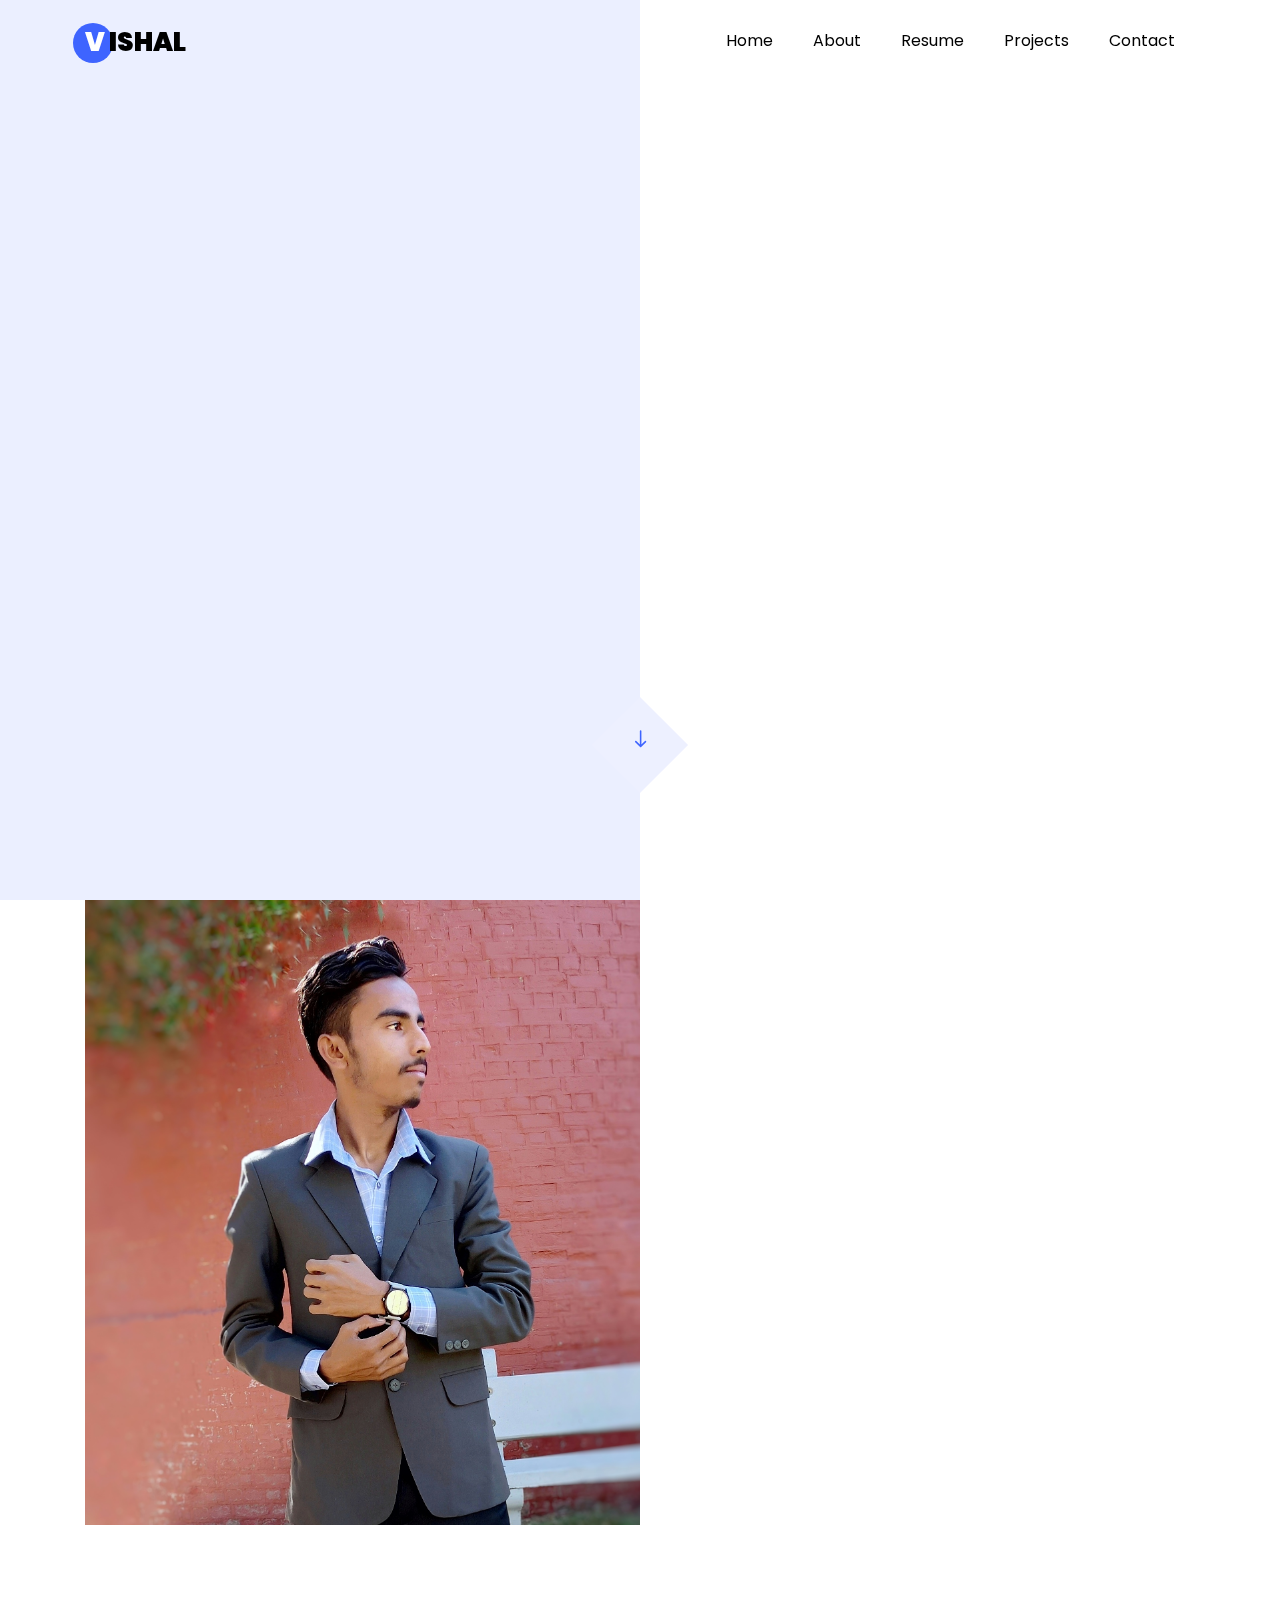
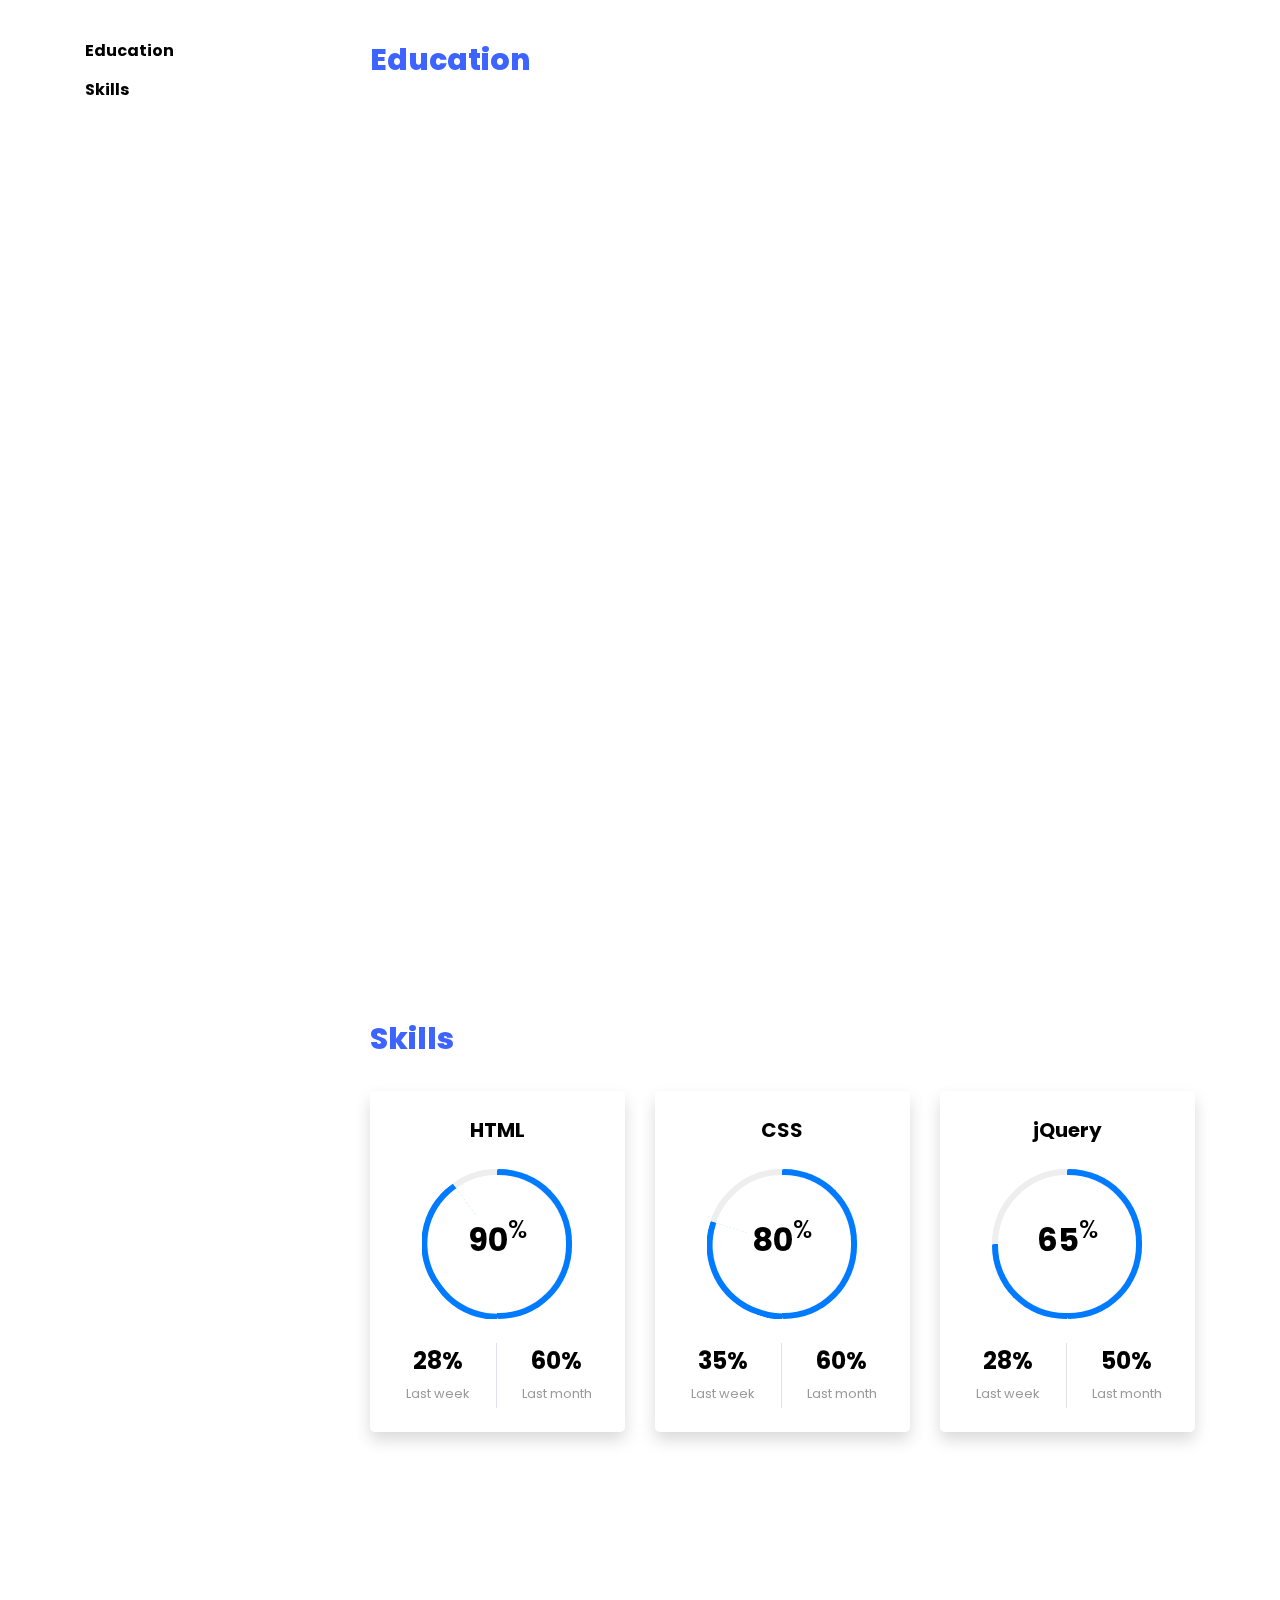
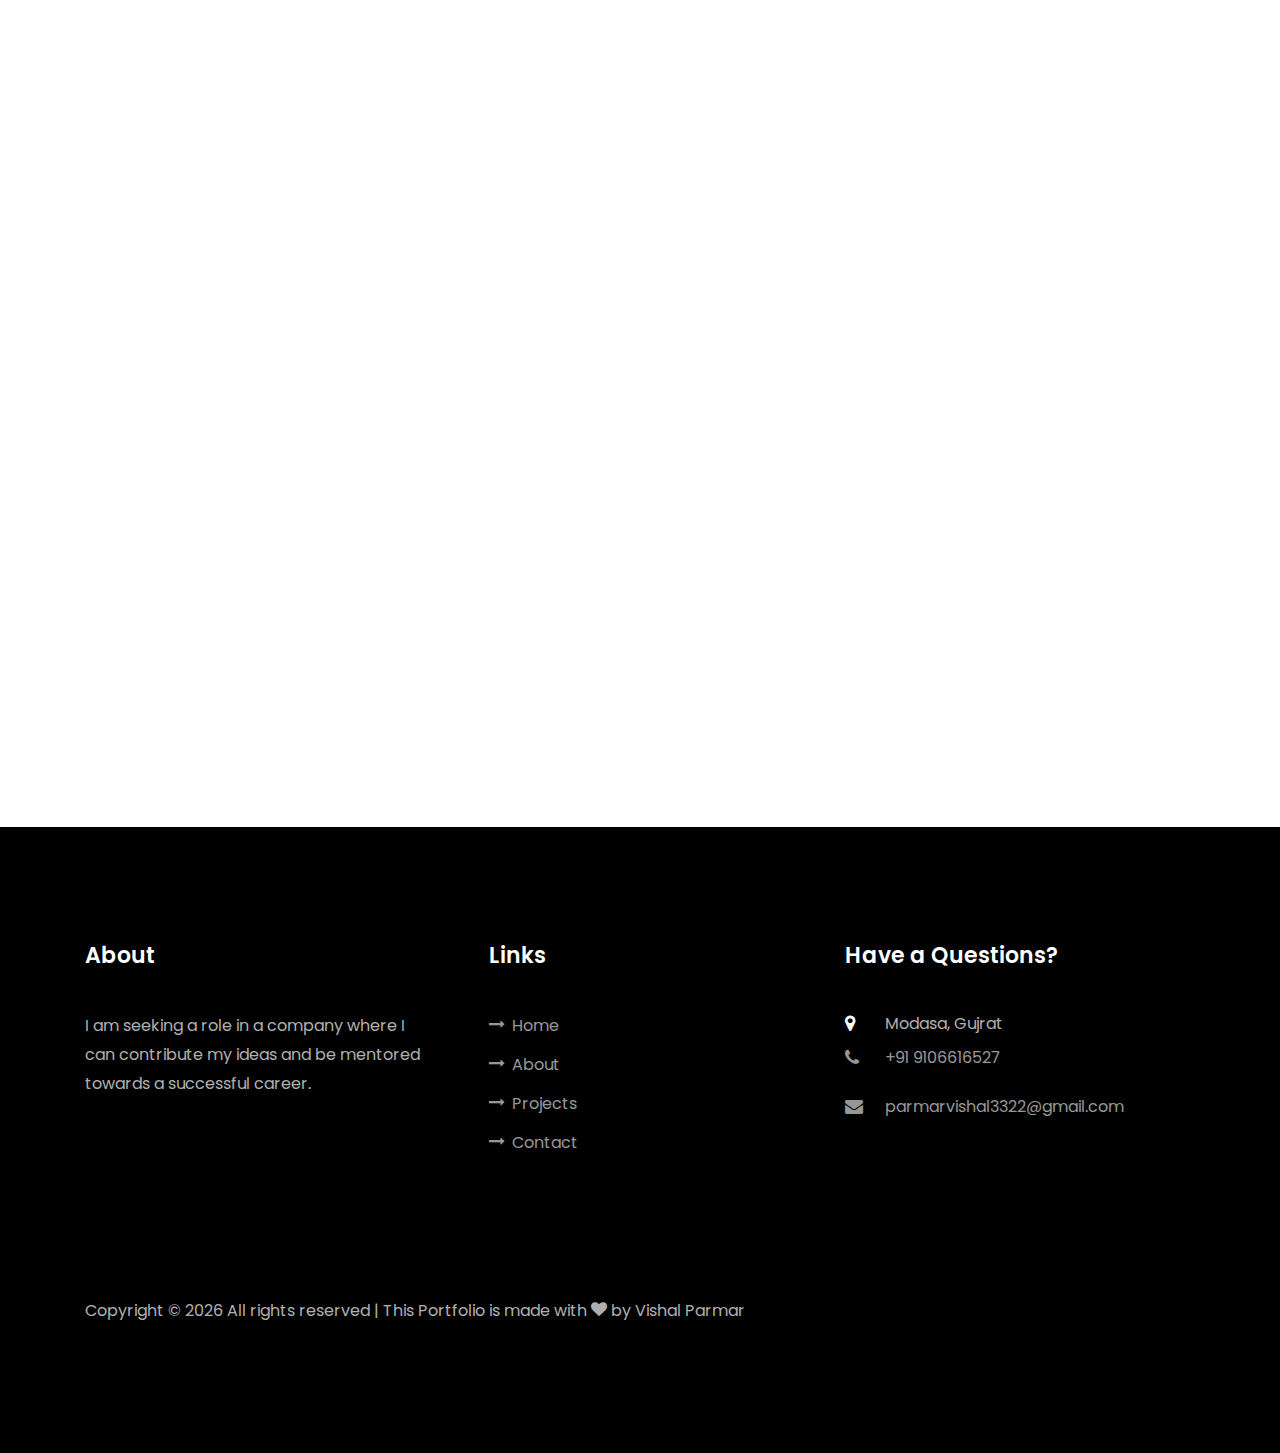
<file: index.html>
<!DOCTYPE html>
<html lang="en">

<head>
	<title>vishall</title>
	<meta charset="utf-8">
	<meta name="viewport" content="width=device-width, initial-scale=1, shrink-to-fit=no">

	<link href="https://fonts.googleapis.com/css?family=Poppins:100,200,300,400,500,600,700,800,900" rel="stylesheet">

	<link rel="stylesheet" href="css/open-iconic-bootstrap.min.css">
	<link rel="stylesheet" href="css/animate.css">

	<link rel="stylesheet" href="css/owl.carousel.min.css">
	<link rel="stylesheet" href="css/owl.theme.default.min.css">
	<link rel="stylesheet" href="css/magnific-popup.css">

	<link rel="stylesheet" href="css/aos.css">

	<link rel="stylesheet" href="css/ionicons.min.css">

	<link rel="stylesheet" href="css/flaticon.css">
	<link rel="stylesheet" href="css/icomoon.css">
	<link rel="stylesheet" href="css/style.css">
	<link rel="icon" href="/images/vishalp.jpeg">
</head>

<body data-spy="scroll" data-target=".site-navbar-target" data-offset="300">

	<!-- header start  -->
	<nav class="navbar navbar-expand-lg navbar-dark ftco_navbar ftco-navbar-light site-navbar-target"
		id="ftco-navbar">
		<div class="container">
			<a class="navbar-brand" href="index.html"><span>V </span>ISHAL</a>
			<button class="navbar-toggler js-fh5co-nav-toggle fh5co-nav-toggle" type="button"
				data-toggle="collapse" data-target="#ftco-nav" aria-controls="ftco-nav" aria-expanded="false"
				aria-label="Toggle navigation">
				<span class="oi oi-menu"></span> Menu
			</button>

			<div class="collapse navbar-collapse" id="ftco-nav">
				<ul class="navbar-nav nav ml-auto">
					<li class="nav-item"><a href="#home-section" class="nav-link"><span>Home</span></a></li>
					<li class="nav-item"><a href="#about-section" class="nav-link"><span>About</span></a></li>
					<li class="nav-item"><a href="#resume-section" class="nav-link"><span>Resume</span></a>
					</li>
					<li class="nav-item"><a href="#blog-section" class="nav-link"><span>Projects</span></a>
					</li>
					<li class="nav-item"><a href="#contact-section" class="nav-link"><span>Contact</span></a>
					</li>
				</ul>
			</div>
		</div>
	</nav>
	<section class="hero-wrap js-fullheight">
		<div class="overlay"></div>
		<div class="container">
			<div class="row no-gutters slider-text js-fullheight justify-content-center align-items-center">
				<div class="col-lg-8 col-md-6 ftco-animate d-flex align-items-center">
					<div class="text text-center">
						<span class="subheading">Hey! I am</span>
						<h1>Vishal Parmar</h1>
						<h2>I'like a
							<span class="txt-rotate" data-period="1000"
								data-rotate='[ "Web Designing", "Web Developing"]'></span>
						</h2>
					</div>
				</div>
			</div>
		</div>
		</div>
		<div class="mouse">
			<a href="#" class="mouse-icon">
				<div class="mouse-wheel"><span class="ion-ios-arrow-round-down"></span></div>
			</a>
		</div>
	</section>

	<!-- header end... -->

	<section class="ftco-about img ftco-section ftco-no-pt ftco-no-pb" id="about-section">
		<div class="container">
			<div class="row d-flex no-gutters">
				<div class="col-md-6 col-lg-6 d-flex">
					<div class="img-about img d-flex align-items-stretch">
						<div class="overlay"></div>
						<div class="img d-flex align-self-stretch align-items-center"
							style="background-image:url(images/vishalp.jpeg);">
						</div>
					</div>
				</div>
				<div class="col-md-6 col-lg-6 pl-md-5 py-5">
					<div class="row justify-content-start pb-3">
						<div class="col-md-12 heading-section ftco-animate">
							<h1 class="big">About</h1>
							<h2 class="mb-4">About Me</h2>
							<p>I am seeking a role in a company where I can contribute my ideas and be
								mentored towards a successful career.</p>
							<ul class="about-info mt-4 px-md-0 px-2">
								<li class="d-flex"><span>Name:</span> <span>Vishal Parmar</span></li>
								<li class="d-flex"><span>Date of Birth:</span> <span>January 27,
										2002</span></li>
								<li class="d-flex"><span>Address:</span> <span>At-po meghraj, Dist
										Arvalli, state Gujrat</span></li>
								<li class="d-flex"><span>Pin code:</span> <span>383350</span></li>
								<li class="d-flex"><span>Email:</span>
									<span>parmarvishal3322@gmail.com</span></li>
								<li class="d-flex"><span>Phone: </span> <span>+91 9106616527</span></li>
							</ul>
						</div>
					</div>
					<div class="counter-wrap ftco-animate d-flex mt-md-3">
						<div class="text">
							<!-- <p class="mb-4">
	                <span class="number" data-number="4">0</span>
	                <span>Project complete</span>
                </p> -->
							<p><a href="https://drive.google.com/file/d/1MPgo8g56tSb6mbgRh0sFFmtZLI_ER42f/view?usp=sharing"
									class="btn btn-primary py-3 px-3">Open CV</a></p>
						</div>
					</div>
				</div>
			</div>
		</div>
	</section>

	<!-- resume-section start  -->

	<section class="ftco-section ftco-no-pb goto-here" id="resume-section">
		<div class="container">
			<div class="row">
				<div class="col-md-3">
					<nav id="navi">
						<ul>
							<li><a href="#page-1">Education</a></li>
							<li><a href="#page-3">Skills</a></li>

						</ul>
					</nav>
				</div>
				<div class="col-md-9">
					<div id="page-1" class="page one">
						<h2 class="heading">Education</h2>
						<div class="resume-wrap d-flex ftco-animate">
							<div class="icon d-flex align-items-center justify-content-center">
								<span class="flaticon-ideas"></span>
							</div>
							<div class="text pl-3">
								<span class="date">2017-2018</span>
								<h2>Passed 10<sup>th</sup> From Gujrat Bord (60%)</h2>
								<span class="position">Gujrat Secondary & Higher Secondary Education
									Board , Gandhinagar..</span>
								<p>Shri A.V.Seth and Shri M.V Seth Vishvavatsal Post Basic Vidhyalaya
									and Higher Secondary School-Kasana.</p>
							</div>
						</div>
						<div class="resume-wrap d-flex ftco-animate">
							<div class="icon d-flex align-items-center justify-content-center">
								<span class="flaticon-ideas"></span>
							</div>
							<div class="text pl-3">
								<span class="date">2018-2019</span>
								<h2>Passed 12<sup>th</sup> From Gujrat Bord (74%)</h2>
								<span class="position">Gujrat Secondary & Higher Secondary Education
									Board , Gandhinagar..</span>
								<p>Shri A.V.Seth and Shri M.V Seth Vishvavatsal Post Basic Vidhyalaya
									and Higher Secondary School-Kasana.</p>
							</div>
						</div>
						<div class="resume-wrap d-flex ftco-animate">
							<div class="icon d-flex align-items-center justify-content-center">
								<span class="flaticon-ideas"></span>
							</div>
							<div class="text pl-3">
								<span class="date">2019-2022</span>
								<h2>Passed Bechelor Of Computer Application (BCA/CGPA : 7.67)</h2>
								<span class="position">Hemchandracharya North Gujrat University, PATAN
									GUJRAT</span>
								<p>From Matrusree L.J Gandhi College Modasa..</p>
							</div>
						</div>
						<div class="resume-wrap d-flex ftco-animate">
							<div class="icon d-flex align-items-center justify-content-center">
								<span class="flaticon-ideas"></span>
							</div>
							<div class="text pl-3">
								<span class="date">2022-2024</span>
								<h2>Currently studying of Master Of Computer Application (MCA)</h2>
								<span class="position">Sakalchand Patel University</span>
								<p>Sakalchand Patel College of Engineering. visnagar</p>
							</div>
						</div>
					</div>


					<div id="page-3" class="page three">
						<h2 class="heading">Skills</h2>
						<div class="row progress-circle mb-5">
							<div class="col-lg-4 mb-4">
								<div class="bg-white rounded-lg shadow p-4">
									<h2 class="h5 font-weight-bold text-center mb-4">HTML</h2>

									<!-- Progress bar 1 -->
									<div class="progress mx-auto" data-value='90'>
										<span class="progress-left">
											<span class="progress-bar border-primary"></span>
										</span>
										<span class="progress-right">
											<span class="progress-bar border-primary"></span>
										</span>
										<div
											class="progress-value w-100 h-100 rounded-circle d-flex align-items-center justify-content-center">
											<div class="h2 font-weight-bold">90<sup
													class="small">%</sup></div>
										</div>
									</div>
									<!-- END -->

									<!-- Demo info -->
									<div class="row text-center mt-4">
										<div class="col-6 border-right">
											<div class="h4 font-weight-bold mb-0">28%</div><span
												class="small text-gray">Last week</span>
										</div>
										<div class="col-6">
											<div class="h4 font-weight-bold mb-0">60%</div><span
												class="small text-gray">Last month</span>
										</div>
									</div>
									<!-- END -->
								</div>
							</div>

							<div class="col-lg-4 mb-4">
								<div class="bg-white rounded-lg shadow p-4">
									<h2 class="h5 font-weight-bold text-center mb-4">CSS</h2>

									<!-- Progress bar 1 -->
									<div class="progress mx-auto" data-value='80'>
										<span class="progress-left">
											<span class="progress-bar border-primary"></span>
										</span>
										<span class="progress-right">
											<span class="progress-bar border-primary"></span>
										</span>
										<div
											class="progress-value w-100 h-100 rounded-circle d-flex align-items-center justify-content-center">
											<div class="h2 font-weight-bold">80<sup
													class="small">%</sup></div>
										</div>
									</div>
									<!-- END -->

									<!-- Demo info -->
									<div class="row text-center mt-4">
										<div class="col-6 border-right">
											<div class="h4 font-weight-bold mb-0">35%</div><span
												class="small text-gray">Last week</span>
										</div>
										<div class="col-6">
											<div class="h4 font-weight-bold mb-0">60%</div><span
												class="small text-gray">Last month</span>
										</div>
									</div>
									<!-- END -->
								</div>
							</div>

							<div class="col-lg-4 mb-4">
								<div class="bg-white rounded-lg shadow p-4">
									<h2 class="h5 font-weight-bold text-center mb-4">jQuery</h2>

									<!-- Progress bar 1 -->
									<div class="progress mx-auto" data-value='75'>
										<span class="progress-left">
											<span class="progress-bar border-primary"></span>
										</span>
										<span class="progress-right">
											<span class="progress-bar border-primary"></span>
										</span>
										<div
											class="progress-value w-100 h-100 rounded-circle d-flex align-items-center justify-content-center">
											<div class="h2 font-weight-bold">65<sup
													class="small">%</sup></div>
										</div>
									</div>
									<!-- END -->

									<!-- Demo info -->
									<div class="row text-center mt-4">
										<div class="col-6 border-right">
											<div class="h4 font-weight-bold mb-0">28%</div><span
												class="small text-gray">Last week</span>
										</div>
										<div class="col-6">
											<div class="h4 font-weight-bold mb-0">50%</div><span
												class="small text-gray">Last month</span>
										</div>
									</div>
									<!-- END -->
								</div>
							</div>
						</div>
						<div class="row">
							<div class="col-md-6 animate-box">
								<div class="progress-wrap ftco-animate">
									<h3>Javascript</h3>
									<div class="progress">
										<div class="progress-bar color-1" role="progressbar"
											aria-valuenow="90" aria-valuemin="0"
											aria-valuemax="100" style="width:80%">
											<span>80%</span>
										</div>
									</div>
								</div>
							</div>
							<div class="col-md-6 animate-box">
								<div class="progress-wrap ftco-animate">
									<h3>jQuery</h3>
									<div class="progress">
										<div class="progress-bar color-2" role="progressbar"
											aria-valuenow="85" aria-valuemin="0"
											aria-valuemax="100" style="width:85%">
											<span>85%</span>
										</div>
									</div>
								</div>
							</div>
							<div class="col-md-6 animate-box">
								<div class="progress-wrap ftco-animate">
									<h3>HTML5</h3>
									<div class="progress">
										<div class="progress-bar color-3" role="progressbar"
											aria-valuenow="95" aria-valuemin="0"
											aria-valuemax="100" style="width:95%">
											<span>95%</span>
										</div>
									</div>
								</div>
							</div>
							<div class="col-md-6 animate-box">
								<div class="progress-wrap ftco-animate">
									<h3>CSS3</h3>
									<div class="progress">
										<div class="progress-bar color-4" role="progressbar"
											aria-valuenow="90" aria-valuemin="0"
											aria-valuemax="100" style="width:90%">
											<span>90%</span>
										</div>
									</div>
								</div>
							</div>

							<div class="col-md-6 animate-box">
								<div class="progress-wrap ftco-animate">
									<h3>ASP.Net (C#)</h3>
									<div class="progress">
										<div class="progress-bar color-6" role="progressbar"
											aria-valuenow="80" aria-valuemin="0"
											aria-valuemax="100" style="width:80%">
											<span>80%</span>
										</div>
									</div>
								</div>
							</div>

							<div class="col-md-6 animate-box">
								<div class="progress-wrap ftco-animate">
									<h3>C</h3>
									<div class="progress">
										<div class="progress-bar color-6" role="progressbar"
											aria-valuenow="80" aria-valuemin="0"
											aria-valuemax="100" style="width:80%">
											<span>80%</span>
										</div>
									</div>
								</div>
							</div>

							<div class="col-md-6 animate-box">
								<div class="progress-wrap ftco-animate">
									<h3>Java</h3>
									<div class="progress">
										<div class="progress-bar color-6" role="progressbar"
											aria-valuenow="80" aria-valuemin="0"
											aria-valuemax="100" style="width:70%">
											<span>70%</span>
										</div>
									</div>
								</div>
							</div>

							<div class="col-md-6 animate-box">
								<div class="progress-wrap ftco-animate">
									<h3>Python</h3>
									<div class="progress">
										<div class="progress-bar color-6" role="progressbar"
											aria-valuenow="80" aria-valuemin="0"
											aria-valuemax="100" style="width:75%">
											<span>85%</span>
										</div>
									</div>
								</div>
							</div>
						</div>
					</div>
	</section>


	<!-- resume-section end -->


	<!-- Start project section.. -->
	<section class="ftco-section" id="blog-section">
		<div class="container">
			<div class="row justify-content-center mb-5 pb-5">
				<div class="col-md-7 heading-section text-center ftco-animate">
					<h2 class="mb-4">Projects</h2>
					<p>All these projects you are seeing were made by me while learning. Which all these
						projects are like single page.</p>
				</div>
			</div>

			<div class="row d-flex">

				<div class="col-md-4 d-flex ftco-animate">
					<div class="blog-entry justify-content-end">
						<a href="my simple project/usibility.html" class="block-20"
							style="background-image: url('images/usability.png'); background-size: 100% 100%;">
						</a>
						<div class="text mt-3 float-right d-block">
							<h3 class="heading"><a href="my simple project/usibility.html">This is single
									page site UsabilityHub is a remote user research platform.</a>
							</h3>
							<div class="d-flex align-items-center mb-3 meta">
								<p class="mb-0">
									<span class="mr-2">creted by Sept. 12, 2021</span>
								</p>
							</div>
						</div>
					</div>
				</div>

				<div class="col-md-4 d-flex ftco-animate">
					<div class="blog-entry justify-content-end">
						<a href="gallery portfolio/grid_image.html" class="block-20"
							style="background-image: url('images/Grid_image.png');">
						</a>
						<div class="text mt-3 float-right d-block">
							<h3 class="heading"><a href="gallery portfolio/grid_image.html">I have created
									an image portfolio page in which I have used a Grid Layout.This is
									a responsive page.</a></h3>
							<div class="d-flex align-items-center mb-3 meta">
								<p class="mb-0">
									<span class="mr-2">creted by Dec. 10, 2022</span>
								</p>
							</div>
							<!-- <p>A small river named Duden flows by their place and supplies it with the necessary regelialia.</p> -->
						</div>
					</div>
				</div>

				<div class="col-md-4 d-flex ftco-animate">
					<div class="blog-entry">
						<a href="Animeted faq section/faq.html" class="block-20"
							style="background-image: url('images/faq.png'); background-size: 100% 100%;">
						</a>
						<div class="text mt-3 float-right d-block">
							<h3 class="heading"><a href="Animeted faq section/faq.html">This is a single
									page Animeted faq section project..</a></h3>
							<div class="d-flex align-items-center mb-3 meta">
								<p class="mb-0">
									<span class="mr-2">creted by jan. 10, 2023</span>
								</p>
							</div>

						</div>
					</div>
				</div>

				<div class="col-md-4 d-flex ftco-animate">
					<div class="blog-entry justify-content-end">
						<a href="https://vishal-0884.github.io/iCoder/" class="block-20"
							style="background-image: url('images/icoder_pic.png'); background-size: 100% 100%;">
						</a>
						<div class="text mt-3 float-right d-block">
							<h3 class="heading"><a href="https://vishal-0884.github.io/iCoder/">This is my first website made in Bootstrap which is very well made and responsive..</a>
							</h3>
							<div class="d-flex align-items-center mb-3 meta">
								<p class="mb-0">
									<span class="mr-2">creted by Nov. 28, 2023</span>
								</p>
							</div>
						</div>
					</div>
				</div>
			</div>
		</div>
	</section>

	<!-- End project section -->


	<!-- contact part start -->
	<section class="ftco-section contact-section ftco-no-pb" id="contact-section">
		<div class="container">
			<div class="row justify-content-center mb-5 pb-3">
				<div class="col-md-7 heading-section text-center ftco-animate">
					<h1 class="big big-2">Contact</h1>
					<h2 class="mb-4">Contact Me</h2>
					<!-- <p>Far far away, behind the word mountains, far from the countries Vokalia and Consonantia</p> -->
				</div>
			</div>

			<div class="row d-flex contact-info mb-5">
				<div class="col-md-6 col-lg-3 d-flex ftco-animate">
					<div class="align-self-stretch box text-center p-4 shadow">
						<div class="icon d-flex align-items-center justify-content-center">
							<span class="icon-map-signs"></span>
						</div>
						<div>
							<h3 class="mb-4">Address</h3>
							<p>At-post meghraj Dist Arvalli , state Gujrat </p>
						</div>
					</div>
				</div>
				<div class="col-md-6 col-lg-3 d-flex ftco-animate">
					<div class="align-self-stretch box text-center p-4 shadow">
						<div class="icon d-flex align-items-center justify-content-center">
							<span class="icon-phone2"></span>
						</div>
						<div>
							<h3 class="mb-4">Contact Number</h3>
							<p><a href="tel:+919106616527">+91 9106616527</a></p>
						</div>
					</div>
				</div>
				<div class="col-md-6 col-lg-3 d-flex ftco-animate">
					<div class="align-self-stretch box text-center p-4 shadow">
						<div class="icon d-flex align-items-center justify-content-center">
							<span class="icon-paper-plane"></span>
						</div>
						<div>
							<h3 class="mb-5">Email Address</h3>
							<p><a href="mailto:parmarvishal@gmail.com">parmarvishal3322
									@gmail.com</a></p>
						</div>
					</div>
				</div>
				<div class="col-md-6 col-lg-3 d-flex ftco-animate">
					<div class="align-self-stretch box text-center p-4 shadow">
						<div class="icon d-flex align-items-center justify-content-center">
							<span class="icon-globe"></span>
						</div>
						<div>
							<h3 class="mb-4">Website</h3>
							<p><a href="https://vishal-0884.github.io/sample_web/">Sample_Web
									UsabilityHub.com</a></p>
						</div>
					</div>
				</div>
			</div>
		</div>
	</section>
	<!-- contact part end -->


	<!-- footer part start -->
	<footer class="ftco-footer ftco-section">
		<div class="container">
			<div class="row mb-5">
				<div class="col-md">
					<div class="ftco-footer-widget mb-4">
						<h2 class="ftco-heading-2">About</h2>
						<p>I am seeking a role in a company where I can contribute my ideas and be mentored
							towards a successful career.</p>
						<ul class="ftco-footer-social list-unstyled float-md-left float-lft mt-5">
							<li class="ftco-animate"><a href="https://github.com/VISHAL-0884"><span
										class="icon-github"></span></a></li>
							<li class="ftco-animate"><a
									href="https://www.linkedin.com/in/vishal-parmar-b9bb11267/"><span
										class="icon-linkedin"></span></a></li>
							<li class="ftco-animate"><a
									href="https://www.instagram.com/vishall.i07/"><span
										class="icon-instagram"></span></a></li>
						</ul>
					</div>
				</div>

				<div class="col-md">
					<div class="ftco-footer-widget mb-4 ml-md-4">
						<h2 class="ftco-heading-2">Links</h2>
						<ul class="list-unstyled">
							<li><a href="#"><span class="icon-long-arrow-right mr-2"></span>Home</a></li>
							<li><a href="#"><span class="icon-long-arrow-right mr-2"></span>About</a></li>
							<li><a href="#"><span class="icon-long-arrow-right mr-2"></span>Projects</a>
							</li>
							<li><a href="#"><span class="icon-long-arrow-right mr-2"></span>Contact</a>
							</li>
						</ul>
					</div>
				</div>

				<div class="col-md">
					<div class="ftco-footer-widget mb-4">
						<h2 class="ftco-heading-2">Have a Questions?</h2>
						<div class="block-23 mb-3">
							<ul>
								<li><span class="icon icon-map-marker"></span><span class="text">Modasa,
										Gujrat</span></li>
								<li><a href="tel:+919106616527"><span
											class="icon icon-phone"></span><span class="text">+91
											9106616527</span></a></li>
								<li><a href="mailto:parmarvishal@gmail.com"><span
											class="icon icon-envelope"></span><span
											class="text">parmarvishal3322@gmail.com</span></a>
								</li>
							</ul>
						</div>
					</div>
				</div>
			</div>

			<!-- <div class="row">
          <div class="col-md-12 text-center"> -->

			<p><!-- Link back to Colorlib can't be removed. Template is licensed under CC BY 3.0. -->
				Copyright &copy;
				<script>document.write(new Date().getFullYear());</script> All rights reserved | This Portfolio
				is made with <i class="icon-heart color-danger" aria-hidden="true"></i> by <a
					href="mailto:parmarvishal@gmail.com" target="_blank">Vishal Parmar</a>
				<!-- Link back to Colorlib can't be removed. Template is licensed under CC BY 3.0. -->
			</p>
		</div>
		</div>
		</div>
	</footer>



	<!-- loader -->
	<div id="ftco-loader" class="show fullscreen"><svg class="circular" width="48px" height="48px">
			<circle class="path-bg" cx="24" cy="24" r="22" fill="none" stroke-width="4" stroke="#eeeeee" />
			<circle class="path" cx="24" cy="24" r="22" fill="none" stroke-width="4" stroke-miterlimit="10"
				stroke="#F96D00" />
		</svg></div>


	<script src="js/jquery.min.js"></script>
	<script src="js/jquery-migrate-3.0.1.min.js"></script>
	<script src="js/popper.min.js"></script>
	<script src="js/bootstrap.min.js"></script>
	<script src="js/jquery.easing.1.3.js"></script>
	<script src="js/jquery.waypoints.min.js"></script>
	<script src="js/jquery.stellar.min.js"></script>
	<script src="js/owl.carousel.min.js"></script>
	<script src="js/jquery.magnific-popup.min.js"></script>
	<script src="js/aos.js"></script>
	<script src="js/jquery.animateNumber.min.js"></script>
	<script src="js/scrollax.min.js"></script>

	<script src="js/main.js"></script>

</body>

</html>
<!-- footer part end -->
</file>
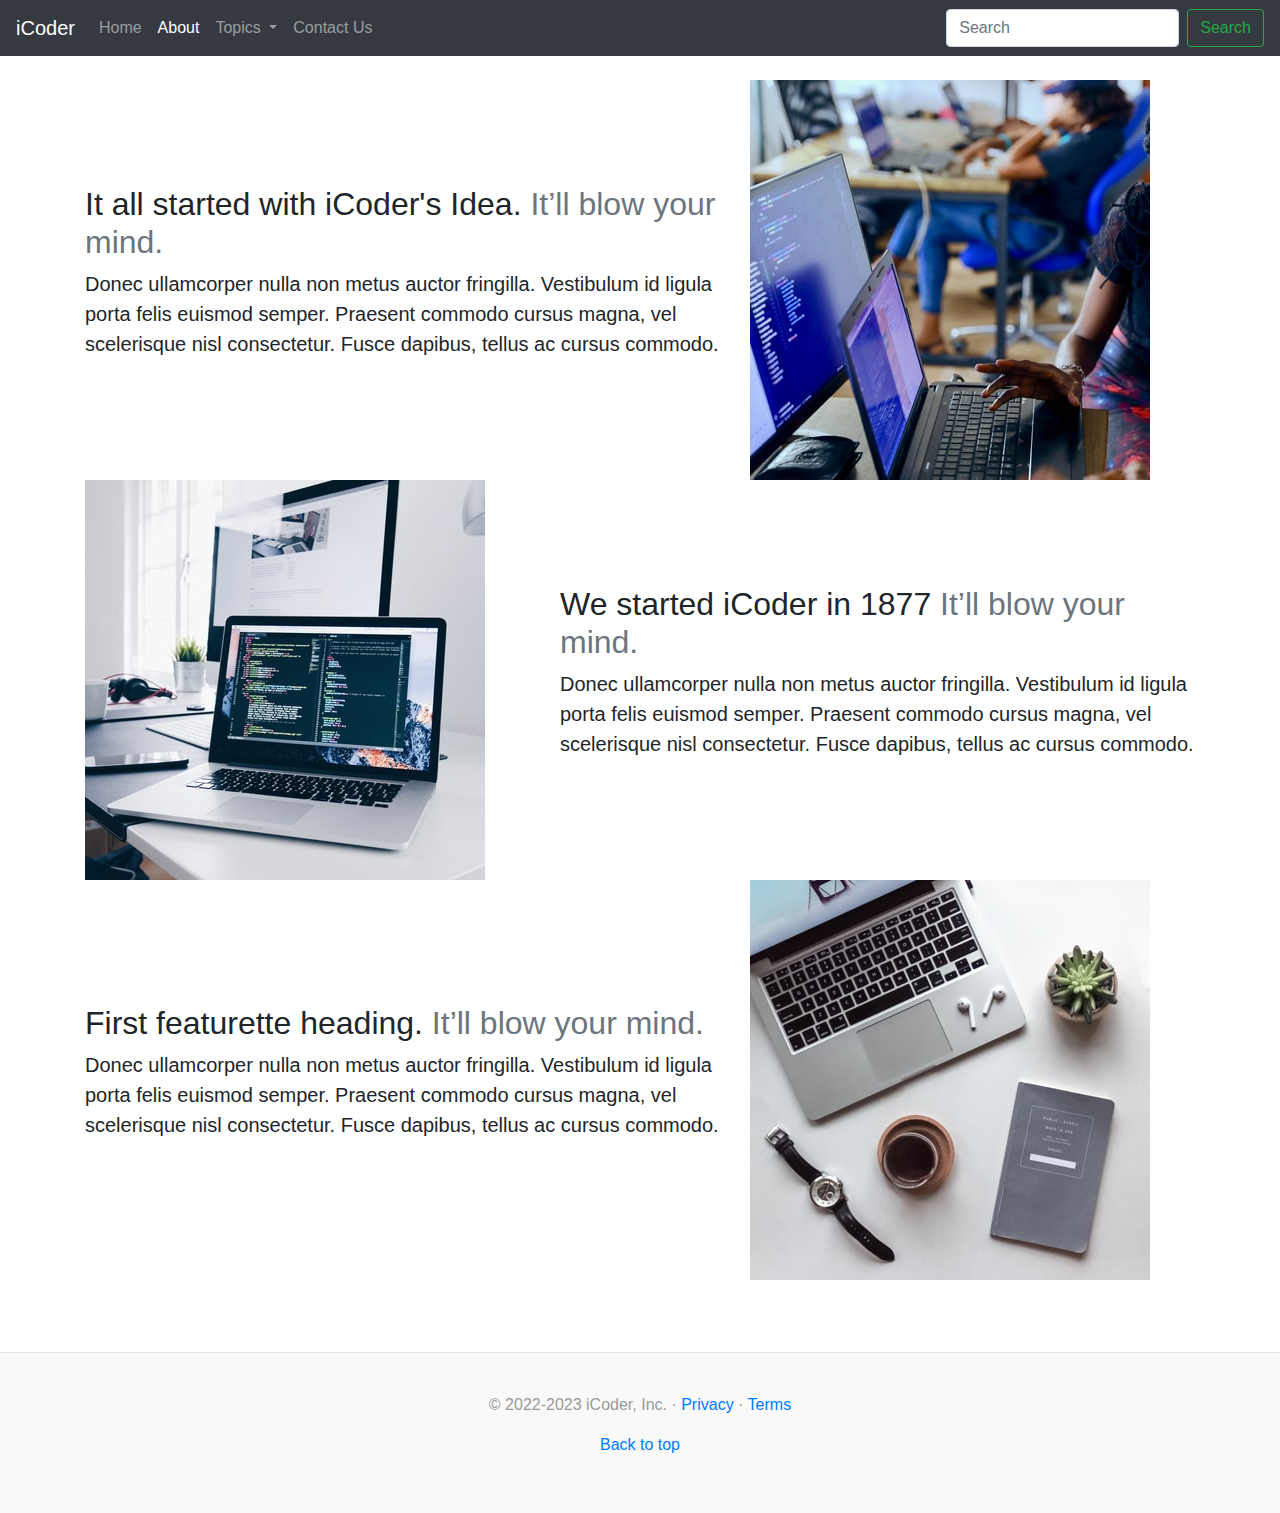
<file: Bootstrap/about.html>
<!doctype html>
<html lang="en">

<head>
    <!-- Required meta tags -->
    <meta charset="utf-8">
    <meta name="viewport" content="width=device-width, initial-scale=1, shrink-to-fit=no">

    <!-- Bootstrap CSS -->
    <link rel="stylesheet" href="https://stackpath.bootstrapcdn.com/bootstrap/4.4.1/css/bootstrap.min.css"
        integrity="sha384-Vkoo8x4CGsO3+Hhxv8T/Q5PaXtkKtu6ug5TOeNV6gBiFeWPGFN9MuhOf23Q9Ifjh" crossorigin="anonymous">

    <title>iCoder - Heaven for Programmers</title>
</head>

<body>
    <nav class="navbar navbar-expand-lg navbar-dark bg-dark">
        <a class="navbar-brand" href="#">iCoder</a>
        <button class="navbar-toggler" type="button" data-toggle="collapse" data-target="#navbarSupportedContent"
            aria-controls="navbarSupportedContent" aria-expanded="false" aria-label="Toggle navigation">
            <span class="navbar-toggler-icon"></span>
        </button>

        <div class="collapse navbar-collapse" id="navbarSupportedContent">
            <ul class="navbar-nav mr-auto">
                <li class="nav-item">
                    <a class="nav-link" href="/">Home <span class="sr-only">(current)</span></a>
                </li>
                <li class="nav-item active">
                    <a class="nav-link" href="/about.html">About</a>
                </li>

                <li class="nav-item dropdown">
                    <a class="nav-link dropdown-toggle" href="#" id="navbarDropdown" role="button"
                        data-toggle="dropdown" aria-haspopup="true" aria-expanded="false">
                        Topics
                    </a>
                    <div class="dropdown-menu" aria-labelledby="navbarDropdown">
                        <a class="dropdown-item" href="#">Technology</a>
                        <a class="dropdown-item" href="#">Web Development</a>
                        <div class="dropdown-divider"></div>
                        <a class="dropdown-item" href="#">Support</a>
                        <a class="dropdown-item" href="#">Write for us</a>
                    </div>
                </li>
                <li class="nav-item">
                    <a class="nav-link" href="/contact.html">Contact Us</a>
                </li>


            </ul>
            <form class="form-inline my-2 my-lg-0">
                <input class="form-control mr-sm-2" type="search" placeholder="Search" aria-label="Search">
                <button class="btn btn-outline-success my-2 my-sm-0" type="submit">Search</button>
            </form>
        </div>
    </nav>

    <div class="container my-4">
        <div class="row featurette d-flex justify-content-center align-items-center">
            <div class="col-md-7">
                <h2 class="featurette-heading">It all started with iCoder's Idea. <span class="text-muted">It’ll blow your
                        mind.</span></h2>
                <p class="lead">Donec ullamcorper nulla non metus auctor fringilla. Vestibulum id ligula porta felis
                    euismod semper. Praesent commodo cursus magna, vel scelerisque nisl consectetur. Fusce dapibus,
                    tellus ac cursus commodo.</p>
            </div>
            <div class="col-md-5">
               <a href="index.html"><img class="img-fluid" src="about-1.jpg" alt=""></a>
                 
            </div>
        </div>
        <div class="row featurette d-flex justify-content-center align-items-center">
            <div class="col-md-7 order-md-2">
                <h2 class="featurette-heading">We started iCoder in 1877 <span class="text-muted">It’ll blow your
                        mind.</span></h2>
                <p class="lead">Donec ullamcorper nulla non metus auctor fringilla. Vestibulum id ligula porta felis
                    euismod semper. Praesent commodo cursus magna, vel scelerisque nisl consectetur. Fusce dapibus,
                    tellus ac cursus commodo.</p>
            </div>
            <div class="col-md-5 order-md-1">
                <img class="img-fluid" src="about-2.jpg" alt="">
                 
            </div>
        </div>
        <div class="row featurette d-flex justify-content-center align-items-center">
            <div class="col-md-7">
                <h2 class="featurette-heading">First featurette heading. <span class="text-muted">It’ll blow your
                        mind.</span></h2>
                <p class="lead">Donec ullamcorper nulla non metus auctor fringilla. Vestibulum id ligula porta felis
                    euismod semper. Praesent commodo cursus magna, vel scelerisque nisl consectetur. Fusce dapibus,
                    tellus ac cursus commodo.</p>
            </div>
            <div class="col-md-5">
                <img class="img-fluid" src="about-3.jpg" alt="">
                 
            </div>
        </div>
    </div>

    <br><br>
    <footer class="blog-footer" style="padding: 2.5rem 0; color: #999; text-align: center; background-color: #f9f9f9;border-top: 0.05rem solid #e5e5e5;">
        <p>© 2022-2023 iCoder, Inc. · <a href="#">Privacy</a> · <a href="#">Terms</a></p>
        <p>
          <a href="#">Back to top</a>
        </p>
      </footer>

  

    <!-- Optional JavaScript -->
    <!-- jQuery first, then Popper.js, then Bootstrap JS -->
    <script src="https://code.jquery.com/jquery-3.4.1.slim.min.js"
        integrity="sha384-J6qa4849blE2+poT4WnyKhv5vZF5SrPo0iEjwBvKU7imGFAV0wwj1yYfoRSJoZ+n"
        crossorigin="anonymous"></script>
    <script src="https://cdn.jsdelivr.net/npm/popper.js@1.16.0/dist/umd/popper.min.js"
        integrity="sha384-Q6E9RHvbIyZFJoft+2mJbHaEWldlvI9IOYy5n3zV9zzTtmI3UksdQRVvoxMfooAo"
        crossorigin="anonymous"></script>
    <script src="https://stackpath.bootstrapcdn.com/bootstrap/4.4.1/js/bootstrap.min.js"
        integrity="sha384-wfSDF2E50Y2D1uUdj0O3uMBJnjuUD4Ih7YwaYd1iqfktj0Uod8GCExl3Og8ifwB6"
        crossorigin="anonymous"></script>
</body>

</html>
</file>
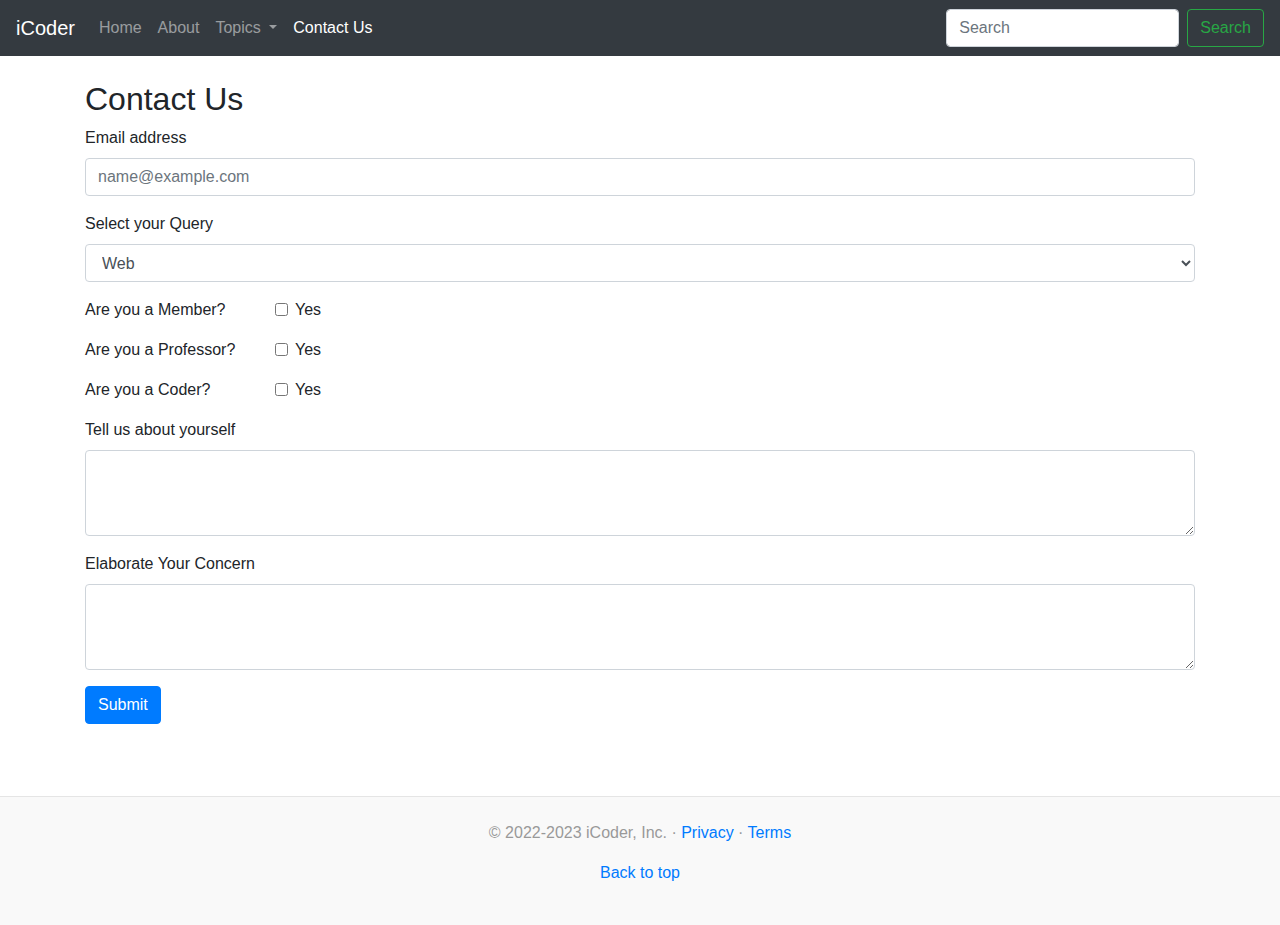
<file: Bootstrap/contact.html>
<!doctype html>
<html lang="en">

<head>
    <!-- Required meta tags -->
    <meta charset="utf-8">
    <meta name="viewport" content="width=device-width, initial-scale=1, shrink-to-fit=no">

    <!-- Bootstrap CSS -->
    <link rel="stylesheet" href="https://stackpath.bootstrapcdn.com/bootstrap/4.4.1/css/bootstrap.min.css"
        integrity="sha384-Vkoo8x4CGsO3+Hhxv8T/Q5PaXtkKtu6ug5TOeNV6gBiFeWPGFN9MuhOf23Q9Ifjh" crossorigin="anonymous">

    <title>iCoder - Heaven for Programmers</title>
</head>

<body>
    <nav class="navbar navbar-expand-lg navbar-dark bg-dark">
        <a class="navbar-brand" href="#">iCoder</a>
        <button class="navbar-toggler" type="button" data-toggle="collapse" data-target="#navbarSupportedContent"
            aria-controls="navbarSupportedContent" aria-expanded="false" aria-label="Toggle navigation">
            <span class="navbar-toggler-icon"></span>
        </button>

        <div class="collapse navbar-collapse" id="navbarSupportedContent">
            <ul class="navbar-nav mr-auto">
                <li class="nav-item">
                    <a class="nav-link" href="/">Home <span class="sr-only">(current)</span></a>
                </li>
                <li class="nav-item">
                    <a class="nav-link" href="/about.html">About</a>
                </li>

                <li class="nav-item dropdown">
                    <a class="nav-link dropdown-toggle" href="#" id="navbarDropdown" role="button"
                        data-toggle="dropdown" aria-haspopup="true" aria-expanded="false">
                        Topics
                    </a>
                    <div class="dropdown-menu" aria-labelledby="navbarDropdown">
                        <a class="dropdown-item" href="#">Technology</a>
                        <a class="dropdown-item" href="#">Web Development</a>
                        <div class="dropdown-divider"></div>
                        <a class="dropdown-item" href="#">Support</a>
                        <a class="dropdown-item" href="#">Write for us</a>
                    </div>
                </li>
                <li class="nav-item active">
                    <a class="nav-link" href="/contact.html">Contact Us</a>
                </li>


            </ul>
            <form class="form-inline my-2 my-lg-0">
                <input class="form-control mr-sm-2" type="search" placeholder="Search" aria-label="Search">
                <button class="btn btn-outline-success my-2 my-sm-0" type="submit">Search</button>
            </form>
        </div>
    </nav>

    <div class="container my-4">
        <h2>Contact Us</h2>
        <form>
            <div class="form-group">
                <label for="exampleFormControlInput1">Email address</label>
                <input type="email" class="form-control" id="exampleFormControlInput1" placeholder="name@example.com">
            </div>

            <div class="form-group">
                <label for="exampleFormControlSelect1">Select your Query</label>
                <select class="form-control" id="exampleFormControlSelect1">
                    <option>Web</option>
                    <option>Tech Stack</option>
                    <option>Technology</option>
                    <option>Others</option>
                </select>
            </div>
            
            <div class="form-group row">
                <div class="col-sm-2">Are you a Member?</div>
                <div class="col-sm-10">
                    <div class="form-check">
                        <input class="form-check-input" type="checkbox" id="gridCheck1">
                        <label class="form-check-label" for="gridCheck1">
                            Yes
                        </label>
                    </div>
                </div>
            </div>
            <div class="form-group row">
                <div class="col-sm-2">Are you a Professor?</div>
                <div class="col-sm-10">
                    <div class="form-check">
                        <input class="form-check-input" type="checkbox" id="gridCheck2">
                        <label class="form-check-label" for="gridCheck2">
                            Yes
                        </label>
                    </div>
                </div>
            </div>
            <div class="form-group row">
                <div class="col-sm-2">Are you a Coder?</div>
                <div class="col-sm-10">
                    <div class="form-check">
                        <input class="form-check-input" type="checkbox" id="gridCheck3">
                        <label class="form-check-label" for="gridCheck3">
                            Yes
                        </label>
                    </div>
                </div>
            </div>

            <div class="form-group">
                <label for="exampleFormControlTextarea1">Tell us about yourself</label>
                <textarea class="form-control" id="exampleFormControlTextarea1" rows="3"></textarea>
            </div>
            <div class="form-group">
                <label for="exampleFormControlTextarea2">Elaborate Your Concern</label>
                <textarea class="form-control" id="exampleFormControlTextarea2" rows="3"></textarea>
            </div>
            <button class="btn btn-primary">Submit</button>
        </form>

    </div>

    <br><br>
    <footer class="blog-footer" style="padding: 1.5rem 0; color: #999; text-align: center; background-color: #f9f9f9;border-top: 0.05rem solid #e5e5e5;">
        <p>© 2022-2023 iCoder, Inc. · <a href="#">Privacy</a> · <a href="#">Terms</a></p>
        <p>
          <a href="#">Back to top</a>
        </p>
      </footer>
    <!-- Optional JavaScript -->
    <!-- jQuery first, then Popper.js, then Bootstrap JS -->
    <script src="https://code.jquery.com/jquery-3.4.1.slim.min.js"
        integrity="sha384-J6qa4849blE2+poT4WnyKhv5vZF5SrPo0iEjwBvKU7imGFAV0wwj1yYfoRSJoZ+n"
        crossorigin="anonymous"></script>
    <script src="https://cdn.jsdelivr.net/npm/popper.js@1.16.0/dist/umd/popper.min.js"
        integrity="sha384-Q6E9RHvbIyZFJoft+2mJbHaEWldlvI9IOYy5n3zV9zzTtmI3UksdQRVvoxMfooAo"
        crossorigin="anonymous"></script>
    <script src="https://stackpath.bootstrapcdn.com/bootstrap/4.4.1/js/bootstrap.min.js"
        integrity="sha384-wfSDF2E50Y2D1uUdj0O3uMBJnjuUD4Ih7YwaYd1iqfktj0Uod8GCExl3Og8ifwB6"
        crossorigin="anonymous"></script>
</body>

</html>
</file>
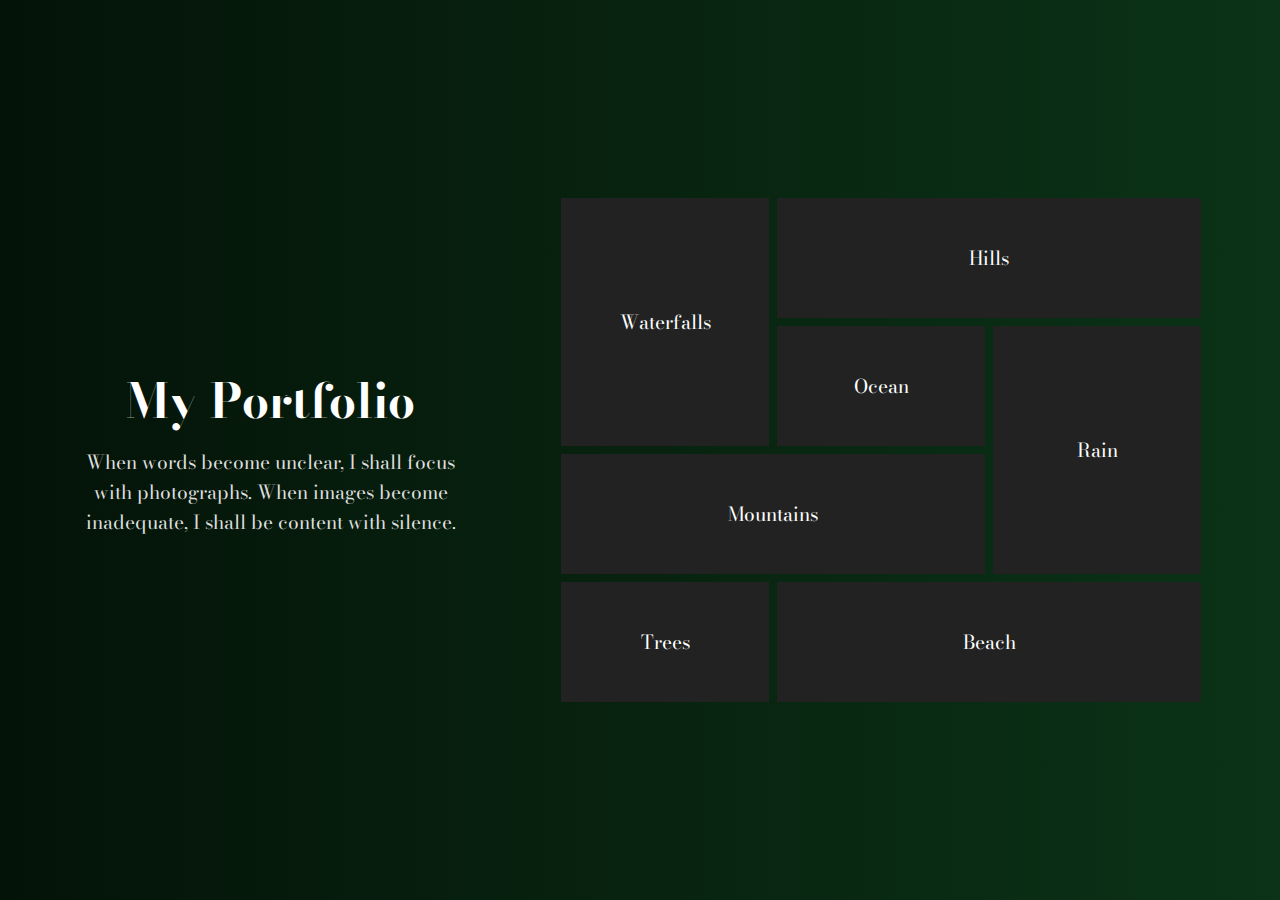
<file: gallery portfolio/grid_image.html>
<!DOCTYPE html>
<html lang="en">
<head>
    <meta charset="UTF-8">
    <meta http-equiv="X-UA-Compatible" content="IE=edge">
    <meta name="viewport" content="width=device-width, initial-scale=1.0">
    <title>Grid Portfolio</title>
    <link rel="stylesheet" href="style.css">
</head>
<body>

    <div class="container">
        <div class="left-text">
            <h2 class="heading">My Portfolio</h2>
            <p class="subheading">When words become unclear, I shall focus with photographs. When images become inadequate, I shall be content with silence.</p>
        </div>
        <div class="gallery">
            <div class="box row-2" id="box-1" style="background-image: url(https://images.unsplash.com/photo-1433086966358-54859d0ed716?ixlib=rb-4.0.3&ixid=MnwxMjA3fDB8MHxwaG90by1wYWdlfHx8fGVufDB8fHx8&auto=format&fit=crop&w=774&q=80);">Waterfalls</div>
            <div class="box col-2" style="background-image: url(https://images.unsplash.com/photo-1470071459604-3b5ec3a7fe05?ixlib=rb-4.0.3&ixid=MnwxMjA3fDB8MHxwaG90by1wYWdlfHx8fGVufDB8fHx8&auto=format&fit=crop&w=1574&q=80);">Hills</div>
            <div class="box" style="background-image: url(https://images.unsplash.com/photo-1497449493050-aad1e7cad165?ixlib=rb-4.0.3&ixid=MnwxMjA3fDB8MHxwaG90by1wYWdlfHx8fGVufDB8fHx8&auto=format&fit=crop&w=1065&q=80);">Ocean</div>
            <div class="box row-2" style="background-image: url(https://images.unsplash.com/photo-1518173946687-a4c8892bbd9f?ixlib=rb-4.0.3&ixid=MnwxMjA3fDB8MHxwaG90by1wYWdlfHx8fGVufDB8fHx8&auto=format&fit=crop&w=774&q=80);">Rain</div>
            <div class="box col-2" style="background-image: url(https://images.unsplash.com/photo-1426604966848-d7adac402bff?ixlib=rb-4.0.3&ixid=MnwxMjA3fDB8MHxwaG90by1wYWdlfHx8fGVufDB8fHx8&auto=format&fit=crop&w=2070&q=80);">Mountains</div>
            <div class="box" style="background-image: url(https://images.unsplash.com/photo-1446329813274-7c9036bd9a1f?ixlib=rb-4.0.3&ixid=MnwxMjA3fDB8MHxwaG90by1wYWdlfHx8fGVufDB8fHx8&auto=format&fit=crop&w=1770&q=80);">Trees</div>
            <div class="box col-2" style="background-image: url(https://images.unsplash.com/photo-1507525428034-b723cf961d3e?ixlib=rb-4.0.3&ixid=MnwxMjA3fDB8MHxwaG90by1wYWdlfHx8fGVufDB8fHx8&auto=format&fit=crop&w=2073&q=80);">Beach</div>
        </div>
    </div>
    
</body>
</html>
</file>
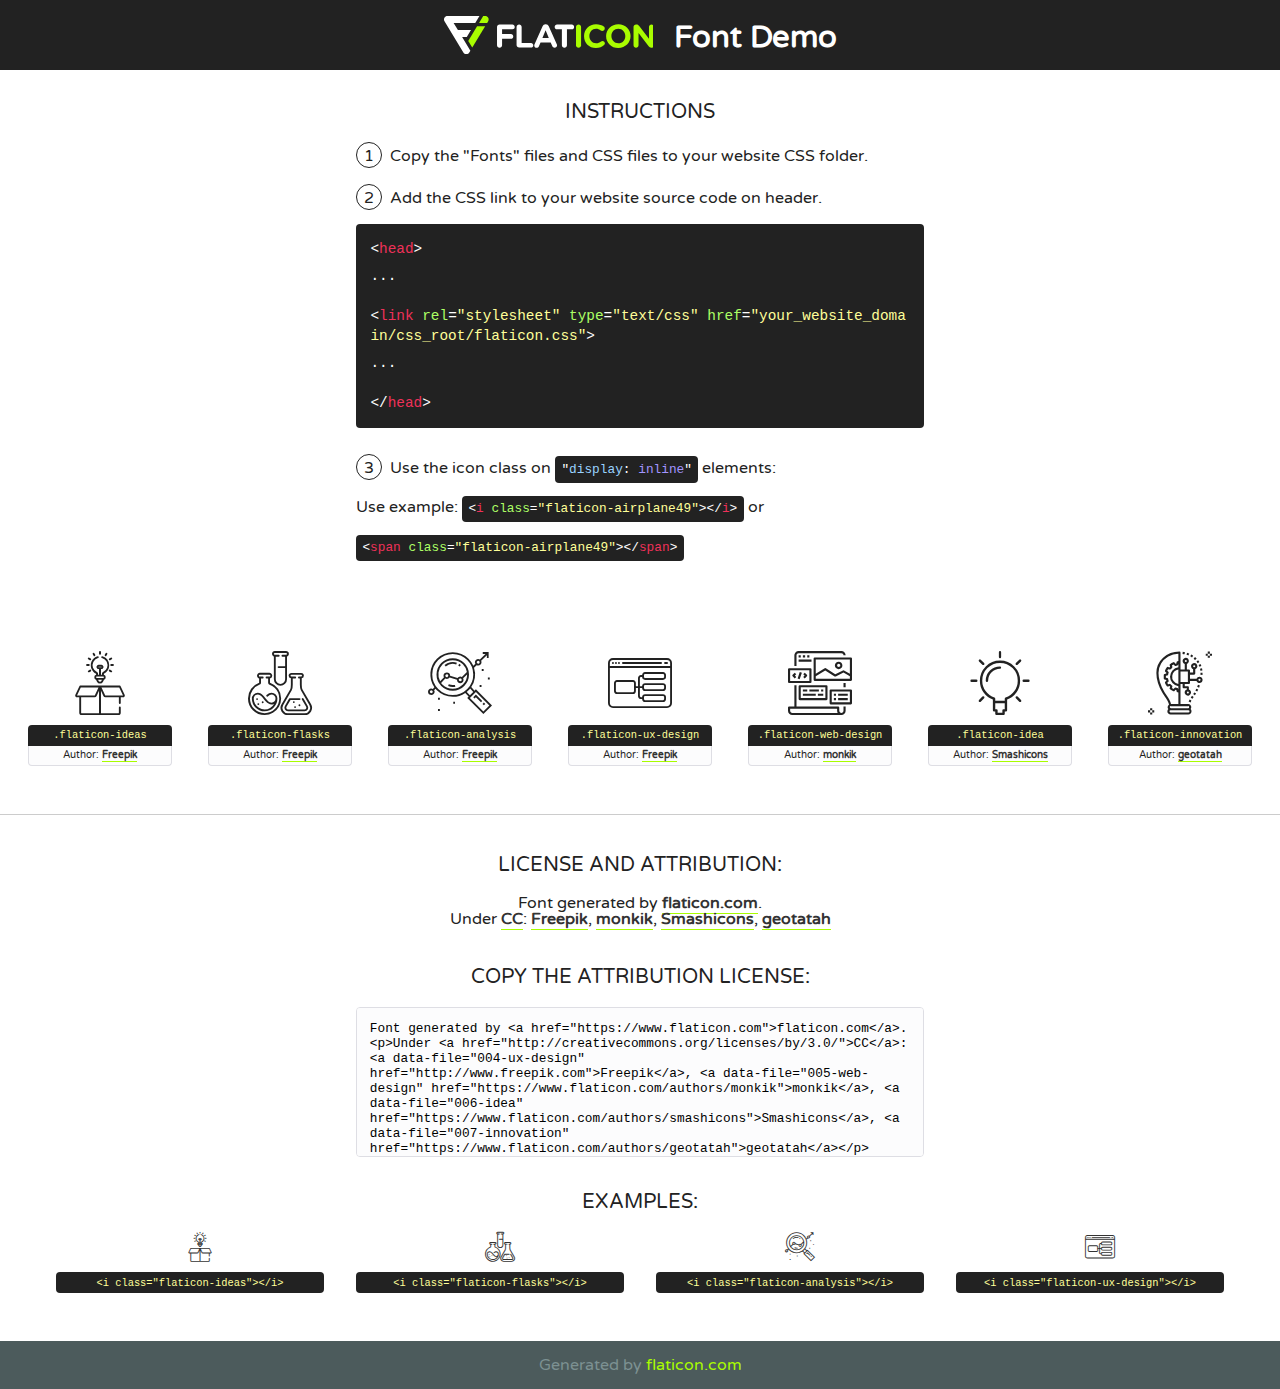
<file: fonts/flaticon/font/flaticon.html>
<!DOCTYPE html>
<!--
  Flaticon icon font: Flaticon
  Creation date: 20/03/2019 02:18
-->
<html>
<!DOCTYPE html>
<html>

<head>
    <title>Flaticon WebFont</title>
    <link href="http://fonts.googleapis.com/css?family=Varela+Round" rel="stylesheet" type="text/css" />
    <link rel="stylesheet" type="text/css" href="flaticon.css">
    <meta charset="UTF-8">
    <style>
    html, body, div, span, applet, object, iframe,
    h1, h2, h3, h4, h5, h6, p, blockquote, pre,
    a, abbr, acronym, address, big, cite, code,
    del, dfn, em, img, ins, kbd, q, s, samp,
    small, strike, strong, sub, sup, tt, var,
    b, u, i, center,
    dl, dt, dd, ol, ul, li,
    fieldset, form, label, legend,
    table, caption, tbody, tfoot, thead, tr, th, td,
    article, aside, canvas, details, embed, 
    figure, figcaption, footer, header, hgroup, 
    menu, nav, output, ruby, section, summary,
    time, mark, audio, video {
        margin: 0;
        padding: 0;
        border: 0;
        font-size: 100%;
        font: inherit;
        vertical-align: baseline;
    }
    /* HTML5 display-role reset for older browsers */
    article, aside, details, figcaption, figure, 
    footer, header, hgroup, menu, nav, section {
        display: block;
    }
    body {
        line-height: 1;
    }
    ol, ul {
        list-style: none;
    }
    blockquote, q {
        quotes: none;
    }
    blockquote:before, blockquote:after,
    q:before, q:after {
        content: '';
        content: none;
    }
    table {
        border-collapse: collapse;
        border-spacing: 0;
    }
    body {
        font-family: 'Varela Round', Helvetica, Arial, sans-serif;
        font-size: 16px;
        color: #222;
    }
    a {
        color: #333;
        border-bottom: 1px solid #a9fd00;
        font-weight: bold;
        text-decoration: none;
    }
    * {
        -moz-box-sizing: border-box;
        -webkit-box-sizing: border-box;
        box-sizing: border-box;
        margin: 0;
        padding: 0;
    }
    [class^="flaticon-"]:before, [class*=" flaticon-"]:before, [class^="flaticon-"]:after, [class*=" flaticon-"]:after {
        font-family: Flaticon;
        font-size: 30px;
        font-style: normal;
        margin-left: 20px;
        color: #333;
    }
    .wrapper {
        max-width: 600px;
        margin: auto;
        padding: 0 1em;
    }
    .title {
        font-size: 1.25em;
        text-align: center;
        margin-bottom: 1em;
        text-transform: uppercase;
    }
    header {
        text-align: center;
        background-color: #222;
        color: #fff;
        padding: 1em;
    }
    header .logo {
        width: 210px;
        height: 38px;
        display: inline-block;
        vertical-align: middle;
        margin-right: 1em;
        border: none;
    }
    header strong {
        font-size: 1.95em;
        font-weight: bold;
        vertical-align: middle;
        margin-top: 5px;
        display: inline-block;
    }
    .demo {
        margin: 2em auto;
        line-height: 1.25em;
    }
    .demo ul li {
        margin-bottom: 1em;
    }
    .demo ul li .num {
        color: #222;
        border-radius: 20px;
        display: inline-block;
        width: 26px;
        padding: 3px;
        height: 26px;
        text-align: center;
        margin-right: 0.5em;
        border: 1px solid #222;
    }
    .demo ul li code {
        background-color: #222;
        border-radius: 4px;
        padding: 0.25em 0.5em;
        display: inline-block;
        color: #fff;
        font-family: Consolas,Monaco,Lucida Console,Liberation Mono,DejaVu Sans Mono,Bitstream Vera Sans Mono,Courier New, monospace;
        font-weight: lighter;
        margin-top: 1em;
        font-size: 0.8em;
        word-break: break-all;
    }
    .demo ul li code.big {
        padding: 1em;
        font-size: 0.9em;
    }
    .demo ul li code .red {
        color: #EF3159;
    }
    .demo ul li code .green {
        color: #ACFF65;
    }
    .demo ul li code .yellow {
        color: #FFFF99;
    }
    .demo ul li code .blue {
        color: #99D3FF;
    }
    .demo ul li code .purple {
        color: #A295FF;
    }
    .demo ul li code .dots {
        margin-top: 0.5em;
        display: block;
    }
    #glyphs {
        border-bottom: 1px solid #ccc;
        padding: 2em 0;
        text-align: center;
    }
    .glyph {
        display: inline-block;
        width: 9em;
        margin: 1em;
        text-align: center;
        vertical-align: top;
        background: #FFF;
    }
    .glyph .glyph-icon {
        padding: 10px;
        display: block;
        font-family:"Flaticon";
        font-size: 64px;
        line-height: 1;
    }
    .glyph .glyph-icon:before {
        font-size: 64px;
        color: #222;
        margin-left: 0;
    }
    .class-name {
        font-size: 0.65em;
        background-color: #222;
        color: #fff;
        border-radius: 4px 4px 0 0;
        padding: 0.5em;
        color: #FFFF99;
        font-family: Consolas,Monaco,Lucida Console,Liberation Mono,DejaVu Sans Mono,Bitstream Vera Sans Mono,Courier New, monospace;
    }
    .author-name {
        font-size: 0.6em;
        background-color: #fcfcfd;
        border: 1px solid #DEDEE4;
        border-top: 0;
        border-radius: 0 0 4px 4px;
        padding: 0.5em;
    }
    .class-name:last-child {
        font-size: 10px;
        color:#888;
    }
    .class-name:last-child a {
        font-size: 10px;
        color:#555;
    }
    .class-name:last-child a:hover {
        color:#a9fd00;
    }
    .glyph > input {
        display: block;
        width: 100px;
        margin: 5px auto;
        text-align: center;
        font-size: 12px;
        cursor: text;
    }
    .glyph > input.icon-input {
        font-family:"Flaticon";
        font-size: 16px;
        margin-bottom: 10px;
    }
    .attribution .title {
        margin-top: 2em;
    }
    .attribution textarea {
        background-color: #fcfcfd;
        padding: 1em;
        border: none;
        box-shadow: none;
        border: 1px solid #DEDEE4;
        border-radius: 4px;
        resize: none;
        width: 100%;
        height: 150px;
        font-size: 0.8em;
        font-family: Consolas,Monaco,Lucida Console,Liberation Mono,DejaVu Sans Mono,Bitstream Vera Sans Mono,Courier New, monospace;
        -webkit-appearance: none;
    }
    .iconsuse {
        margin: 2em auto;
        text-align: center;
        max-width: 1200px;
    }
    .iconsuse:after {
        content: '';
        display: table;
        clear: both;
    }
    .iconsuse .image {
        float: left;
        width: 25%;
        padding: 0 1em;
    }
    .iconsuse .image p {
        margin-bottom: 1em;
    }
    .iconsuse .image span {
        display: block;
        font-size: 0.65em;
        background-color: #222;
        color: #fff;
        border-radius: 4px;
        padding: 0.5em;
        color: #FFFF99;
        margin-top: 1em;
        font-family: Consolas,Monaco,Lucida Console,Liberation Mono,DejaVu Sans Mono,Bitstream Vera Sans Mono,Courier New, monospace;
    }
    #footer {
        text-align: center;
        background-color: #4C5B5C;
        color: #7c9192;
        padding: 1em;
    }
    #footer a {
        border: none;
        color: #a9fd00;
        font-weight: normal;
    }
    @media (max-width: 960px) {
        .iconsuse .image {
            width: 50%;
        }
    }
    @media (max-width: 560px) {
        .iconsuse .image {
            width: 100%;
        }
    }
    </style>
</head>

<body class="characters-off">

    <header>
        <a href="https://www.flaticon.com" target="_blank" class="logo">
            <svg version="1.1" xmlns="http://www.w3.org/2000/svg" xmlns:xlink="http://www.w3.org/1999/xlink" xmlns:a="http://ns.adobe.com/AdobeSVGViewerExtensions/3.0/" viewBox="0 0 560.875 102.036" enable-background="new 0 0 560.875 102.036" xml:space="preserve">
                <defs>
                </defs>
                <g>
                    <g class="letters">
                        <path fill="#ffffff" d="M141.596,29.675c0-3.777,2.985-6.767,6.764-6.767h34.438c3.426,0,6.15,2.728,6.15,6.15
                        c0,3.43-2.724,6.149-6.15,6.149h-27.674v13.091h23.719c3.429,0,6.151,2.724,6.151,6.15c0,3.43-2.723,6.149-6.151,6.149h-23.719
                        v17.574c0,3.773-2.986,6.761-6.764,6.761c-3.779,0-6.764-2.989-6.764-6.761V29.675z"></path>
                        <path fill="#ffffff" d="M193.844,29.149c0-3.781,2.985-6.767,6.764-6.767c3.776,0,6.763,2.985,6.763,6.767v42.957h25.039
                        c3.426,0,6.149,2.726,6.149,6.153c0,3.425-2.723,6.15-6.149,6.15h-31.802c-3.779,0-6.764-2.986-6.764-6.768V29.149z"></path>
                        <path fill="#ffffff" d="M241.891,75.71l21.438-48.407c1.492-3.341,4.215-5.357,7.906-5.357h0.792
                        c3.686,0,6.323,2.017,7.815,5.357l21.439,48.407c0.436,0.967,0.701,1.845,0.701,2.723c0,3.602-2.809,6.501-6.414,6.501
                        c-3.161,0-5.269-1.845-6.499-4.655l-4.132-9.661h-27.059l-4.301,10.102c-1.144,2.631-3.426,4.214-6.237,4.214
                        c-3.517,0-6.24-2.81-6.24-6.325C241.1,77.64,241.451,76.677,241.891,75.71z M279.932,58.666l-8.521-20.297l-8.526,20.297H279.932
                        z"></path>
                        <path fill="#ffffff" d="M314.864,35.387H301.86c-3.429,0-6.239-2.813-6.239-6.238c0-3.429,2.811-6.24,6.239-6.24h39.533
                        c3.426,0,6.237,2.811,6.237,6.24c0,3.425-2.811,6.238-6.237,6.238h-13.001v42.785c0,3.773-2.99,6.761-6.764,6.761
                        c-3.779,0-6.764-2.989-6.764-6.761V35.387z"></path>
                        <path fill="#A9FD00" d="M352.615,29.149c0-3.781,2.985-6.767,6.767-6.767c3.774,0,6.761,2.985,6.761,6.767v49.024
                        c0,3.773-2.987,6.761-6.761,6.761c-3.781,0-6.767-2.989-6.767-6.761V29.149z"></path>
                        <path fill="#A9FD00" d="M374.132,53.836v-0.179c0-17.481,13.178-31.801,32.065-31.801c9.22,0,15.459,2.458,20.557,6.238
                        c1.402,1.054,2.637,2.985,2.637,5.357c0,3.692-2.985,6.59-6.681,6.59c-1.845,0-3.071-0.702-4.044-1.319
                        c-3.776-2.813-7.729-4.393-12.562-4.393c-10.364,0-17.831,8.611-17.831,19.154v0.173c0,10.542,7.291,19.329,17.831,19.329
                        c5.715,0,9.492-1.756,13.359-4.834c1.049-0.874,2.458-1.491,4.039-1.491c3.429,0,6.325,2.813,6.325,6.236
                        c0,2.106-1.056,3.78-2.282,4.834c-5.539,4.834-12.036,7.733-21.878,7.733C387.572,85.464,374.132,71.493,374.132,53.836z"></path>
                        <path fill="#A9FD00" d="M433.009,53.836v-0.179c0-17.481,13.79-31.801,32.766-31.801c18.981,0,32.592,14.143,32.592,31.628v0.173
                        c0,17.483-13.785,31.807-32.769,31.807C446.625,85.464,433.009,71.32,433.009,53.836z M484.224,53.836v-0.179
                        c0-10.539-7.725-19.326-18.626-19.326c-10.893,0-18.449,8.611-18.449,19.154v0.173c0,10.542,7.73,19.329,18.626,19.329
                        C476.676,72.986,484.224,64.378,484.224,53.836z"></path>
                        <path fill="#A9FD00" d="M506.233,29.321c0-3.774,2.99-6.763,6.767-6.763h1.401c3.252,0,5.183,1.583,7.029,3.953l26.093,34.265
                        V29.059c0-3.692,2.99-6.677,6.681-6.677c3.683,0,6.671,2.985,6.671,6.677v48.934c0,3.78-2.987,6.765-6.764,6.765h-0.436
                        c-3.257,0-5.188-1.581-7.034-3.953l-27.056-35.492v32.944c0,3.687-2.985,6.676-6.678,6.676c-3.683,0-6.673-2.989-6.673-6.676
                        V29.321z"></path>
                    </g>
                    <g class="insignia">
                        <path fill="#ffffff" d="M48.372,56.137h12.517l11.156-18.537H37.186L25.688,18.539h57.825L94.668,0H9.271
                        C5.925,0,2.842,1.801,1.198,4.716c-1.644,2.907-1.593,6.482,0.134,9.343l50.38,83.501c1.678,2.781,4.689,4.476,7.938,4.476
                        c3.246,0,6.257-1.695,7.935-4.476l2.898-4.804L48.372,56.137z"></path>
                        <g class="i">
                            <path fill="#A9FD00" d="M93.575,18.539h0.031v0.004l21.652,0.004l2.705-4.488c1.727-2.861,1.778-6.436,0.133-9.343
                            C116.454,1.801,113.371,0,110.026,0h-5.294L93.575,18.539z"></path>
                            <polygon fill="#A9FD00" points="88.291,27.356 64.725,66.486 75.519,84.404 109.942,27.356"></polygon>
                        </g>
                    </g>
                </g>
            </svg>
        </a>
        <strong>Font Demo</strong>
    </header>


    <section class="demo wrapper">

        <p class="title">Instructions</p>

        <ul>
            <li>
                <span class="num">1</span>Copy the "Fonts" files and CSS files to your website CSS folder.
            </li>
            <li>
                <span class="num">2</span>Add the CSS link to your website source code on header.
                <code class="big">
                    &lt;<span class="red">head</span>&gt;
                    <br/><span class="dots">...</span>
                    <br/>&lt;<span class="red">link</span> <span class="green">rel</span>=<span class="yellow">"stylesheet"</span> <span class="green">type</span>=<span class="yellow">"text/css"</span> <span class="green">href</span>=<span class="yellow">"your_website_domain/css_root/flaticon.css"</span>&gt;
                    <br/><span class="dots">...</span>
                    <br/>&lt;/<span class="red">head</span>&gt;
                </code>
            </li>

            <li>
                <p>
                    <span class="num">3</span>Use the icon class on <code>"<span class="blue">display</span>:<span class="purple"> inline</span>"</code> elements:
                    <br />
                    Use example: <code>&lt;<span class="red">i</span> <span class="green">class</span>=<span class="yellow">&quot;flaticon-airplane49&quot;</span>&gt;&lt;/<span class="red">i</span>&gt;</code> or <code>&lt;<span class="red">span</span> <span class="green">class</span>=<span class="yellow">&quot;flaticon-airplane49&quot;</span>&gt;&lt;/<span class="red">span</span>&gt;</code>
            </li>
        </ul>

    </section>




   <section id="glyphs">          
    
      
        <div class="glyph"><div class="glyph-icon flaticon-ideas"></div>
            <div class="class-name">.flaticon-ideas</div>
            <div class="author-name">Author: <a data-file="001-ideas" href="http://www.freepik.com">Freepik</a> </div> 
        </div>        
        
        <div class="glyph"><div class="glyph-icon flaticon-flasks"></div>
            <div class="class-name">.flaticon-flasks</div>
            <div class="author-name">Author: <a data-file="002-flasks" href="http://www.freepik.com">Freepik</a> </div> 
        </div>        
        
        <div class="glyph"><div class="glyph-icon flaticon-analysis"></div>
            <div class="class-name">.flaticon-analysis</div>
            <div class="author-name">Author: <a data-file="003-analysis" href="http://www.freepik.com">Freepik</a> </div> 
        </div>        
        
        <div class="glyph"><div class="glyph-icon flaticon-ux-design"></div>
            <div class="class-name">.flaticon-ux-design</div>
            <div class="author-name">Author: <a data-file="004-ux-design" href="http://www.freepik.com">Freepik</a> </div> 
        </div>        
        
        <div class="glyph"><div class="glyph-icon flaticon-web-design"></div>
            <div class="class-name">.flaticon-web-design</div>
            <div class="author-name">Author: <a data-file="005-web-design" href="https://www.flaticon.com/authors/monkik">monkik</a> </div> 
        </div>        
        
        <div class="glyph"><div class="glyph-icon flaticon-idea"></div>
            <div class="class-name">.flaticon-idea</div>
            <div class="author-name">Author: <a data-file="006-idea" href="https://www.flaticon.com/authors/smashicons">Smashicons</a> </div> 
        </div>        
        
        <div class="glyph"><div class="glyph-icon flaticon-innovation"></div>
            <div class="class-name">.flaticon-innovation</div>
            <div class="author-name">Author: <a data-file="007-innovation" href="https://www.flaticon.com/authors/geotatah">geotatah</a> </div> 
        </div>        
        

    </section>



    <section class="attribution wrapper"   style="text-align:center;">

      <div class="title">License and attribution:</div><div class="attrDiv">Font generated by <a href="https://www.flaticon.com">flaticon.com</a>. <div><p>Under <a href="http://creativecommons.org/licenses/by/3.0/">CC</a>: <a data-file="004-ux-design" href="http://www.freepik.com">Freepik</a>, <a data-file="005-web-design" href="https://www.flaticon.com/authors/monkik">monkik</a>, <a data-file="006-idea" href="https://www.flaticon.com/authors/smashicons">Smashicons</a>, <a data-file="007-innovation" href="https://www.flaticon.com/authors/geotatah">geotatah</a></p>  </div>
      </div>
      <div class="title">Copy the Attribution License:</div>

    <textarea onclick="this.focus();this.select();">Font generated by &lt;a href=&quot;https://www.flaticon.com&quot;&gt;flaticon.com&lt;/a&gt;. <p>Under <a href="http://creativecommons.org/licenses/by/3.0/">CC</a>: <a data-file="004-ux-design" href="http://www.freepik.com">Freepik</a>, <a data-file="005-web-design" href="https://www.flaticon.com/authors/monkik">monkik</a>, <a data-file="006-idea" href="https://www.flaticon.com/authors/smashicons">Smashicons</a>, <a data-file="007-innovation" href="https://www.flaticon.com/authors/geotatah">geotatah</a></p>  
     </textarea>

    </section>

    <section class="iconsuse">

          <div class="title">Examples:</div>            
             
            <div class="image">
                <p>
                    <i class="glyph-icon flaticon-ideas"></i> 
                    <span>&lt;i class=&quot;flaticon-ideas&quot;&gt;&lt;/i&gt;</span>
                </p>
            </div>
            
            <div class="image">
                <p>
                    <i class="glyph-icon flaticon-flasks"></i> 
                    <span>&lt;i class=&quot;flaticon-flasks&quot;&gt;&lt;/i&gt;</span>
                </p>
            </div>
            
            <div class="image">
                <p>
                    <i class="glyph-icon flaticon-analysis"></i> 
                    <span>&lt;i class=&quot;flaticon-analysis&quot;&gt;&lt;/i&gt;</span>
                </p>
            </div>
            
            <div class="image">
                <p>
                    <i class="glyph-icon flaticon-ux-design"></i> 
                    <span>&lt;i class=&quot;flaticon-ux-design&quot;&gt;&lt;/i&gt;</span>
                </p>
            </div>
                       
        </div>
                            
    </section>

<div id="footer">
    <div>Generated by <a href="https://www.flaticon.com">flaticon.com</a>
    </div>
</div>



</body>
</html>
</file>
<file: css/flaticon.css>
/*
  	Flaticon icon font: Flaticon
  	Creation date: 04/01/2019 13:45
  	*/


@font-face {
  font-family: "Flaticon";
  src: url("../fonts/flaticon/font/Flaticon.eot");
  src: url("../fonts/flaticon/font/Flaticon.eot?#iefix") format("embedded-opentype"),
       url("../fonts/flaticon/font/Flaticon.woff") format("woff"),
       url("../fonts/flaticon/font/Flaticon.ttf") format("truetype"),
       url("../fonts/flaticon/font/Flaticon.svg#Flaticon") format("svg");
  font-weight: normal;
  font-style: normal;
}

@media screen and (-webkit-min-device-pixel-ratio:0) {
  @font-face {
    font-family: "Flaticon";
    src: url("../fonts/flaticon/font/Flaticon.svg#Flaticon") format("svg");
  }
}

[class^="flaticon-"]:before, [class*=" flaticon-"]:before,
[class^="flaticon-"]:after, [class*=" flaticon-"]:after {   
  font-family: Flaticon;
  font-style: normal;
  font-weight: normal;
  font-variant: normal;
  text-transform: none;
  line-height: 1;

  /* Better Font Rendering =========== */
  -webkit-font-smoothing: antialiased;
  -moz-osx-font-smoothing: grayscale;
}

.flaticon-ideas:before { content: "\f100"; }
.flaticon-flasks:before { content: "\f101"; }
.flaticon-analysis:before { content: "\f102"; }
.flaticon-ux-design:before { content: "\f103"; }
.flaticon-web-design:before { content: "\f104"; }
.flaticon-idea:before { content: "\f105"; }
.flaticon-innovation:before { content: "\f106"; }
</file>
<file: css/icomoon.css>
@font-face {
  font-family: 'icomoon';
  src:  url('../fonts/icomoon/icomoon.eot?6tt51o');
  src:  url('../fonts/icomoon/icomoon.eot?6tt51o#iefix') format('embedded-opentype'),
    url('../fonts/icomoon/icomoon.ttf?6tt51o') format('truetype'),
    url('../fonts/icomoon/icomoon.woff?6tt51o') format('woff'),
    url('../fonts/icomoon/icomoon.svg?6tt51o#icomoon') format('svg');
  font-weight: normal;
  font-style: normal;
}

[class^="icon-"], [class*=" icon-"] {
  /* use !important to prevent issues with browser extensions that change fonts */
  font-family: 'icomoon' !important;
  speak: none;
  font-style: normal;
  font-weight: normal;
  font-variant: normal;
  text-transform: none;
  line-height: 1;

  /* Better Font Rendering =========== */
  -webkit-font-smoothing: antialiased;
  -moz-osx-font-smoothing: grayscale;
}

.icon-asterisk:before {
  content: "\f069";
}
.icon-plus:before {
  content: "\f067";
}
.icon-question:before {
  content: "\f128";
}
.icon-minus:before {
  content: "\f068";
}
.icon-glass:before {
  content: "\f000";
}
.icon-music:before {
  content: "\f001";
}
.icon-search:before {
  content: "\f002";
}
.icon-envelope-o:before {
  content: "\f003";
}
.icon-heart:before {
  content: "\f004";
}
.icon-star:before {
  content: "\f005";
}
.icon-star-o:before {
  content: "\f006";
}
.icon-user:before {
  content: "\f007";
}
.icon-film:before {
  content: "\f008";
}
.icon-th-large:before {
  content: "\f009";
}
.icon-th:before {
  content: "\f00a";
}
.icon-th-list:before {
  content: "\f00b";
}
.icon-check:before {
  content: "\f00c";
}
.icon-close:before {
  content: "\f00d";
}
.icon-remove:before {
  content: "\f00d";
}
.icon-times:before {
  content: "\f00d";
}
.icon-search-plus:before {
  content: "\f00e";
}
.icon-search-minus:before {
  content: "\f010";
}
.icon-power-off:before {
  content: "\f011";
}
.icon-signal:before {
  content: "\f012";
}
.icon-cog:before {
  content: "\f013";
}
.icon-gear:before {
  content: "\f013";
}
.icon-trash-o:before {
  content: "\f014";
}
.icon-home:before {
  content: "\f015";
}
.icon-file-o:before {
  content: "\f016";
}
.icon-clock-o:before {
  content: "\f017";
}
.icon-road:before {
  content: "\f018";
}
.icon-download:before {
  content: "\f019";
}
.icon-arrow-circle-o-down:before {
  content: "\f01a";
}
.icon-arrow-circle-o-up:before {
  content: "\f01b";
}
.icon-inbox:before {
  content: "\f01c";
}
.icon-play-circle-o:before {
  content: "\f01d";
}
.icon-repeat:before {
  content: "\f01e";
}
.icon-rotate-right:before {
  content: "\f01e";
}
.icon-refresh:before {
  content: "\f021";
}
.icon-list-alt:before {
  content: "\f022";
}
.icon-lock:before {
  content: "\f023";
}
.icon-flag:before {
  content: "\f024";
}
.icon-headphones:before {
  content: "\f025";
}
.icon-volume-off:before {
  content: "\f026";
}
.icon-volume-down:before {
  content: "\f027";
}
.icon-volume-up:before {
  content: "\f028";
}
.icon-qrcode:before {
  content: "\f029";
}
.icon-barcode:before {
  content: "\f02a";
}
.icon-tag:before {
  content: "\f02b";
}
.icon-tags:before {
  content: "\f02c";
}
.icon-book:before {
  content: "\f02d";
}
.icon-bookmark:before {
  content: "\f02e";
}
.icon-print:before {
  content: "\f02f";
}
.icon-camera:before {
  content: "\f030";
}
.icon-font:before {
  content: "\f031";
}
.icon-bold:before {
  content: "\f032";
}
.icon-italic:before {
  content: "\f033";
}
.icon-text-height:before {
  content: "\f034";
}
.icon-text-width:before {
  content: "\f035";
}
.icon-align-left:before {
  content: "\f036";
}
.icon-align-center:before {
  content: "\f037";
}
.icon-align-right:before {
  content: "\f038";
}
.icon-align-justify:before {
  content: "\f039";
}
.icon-list:before {
  content: "\f03a";
}
.icon-dedent:before {
  content: "\f03b";
}
.icon-outdent:before {
  content: "\f03b";
}
.icon-indent:before {
  content: "\f03c";
}
.icon-video-camera:before {
  content: "\f03d";
}
.icon-image:before {
  content: "\f03e";
}
.icon-photo:before {
  content: "\f03e";
}
.icon-picture-o:before {
  content: "\f03e";
}
.icon-pencil:before {
  content: "\f040";
}
.icon-map-marker:before {
  content: "\f041";
}
.icon-adjust:before {
  content: "\f042";
}
.icon-tint:before {
  content: "\f043";
}
.icon-edit:before {
  content: "\f044";
}
.icon-pencil-square-o:before {
  content: "\f044";
}
.icon-share-square-o:before {
  content: "\f045";
}
.icon-check-square-o:before {
  content: "\f046";
}
.icon-arrows:before {
  content: "\f047";
}
.icon-step-backward:before {
  content: "\f048";
}
.icon-fast-backward:before {
  content: "\f049";
}
.icon-backward:before {
  content: "\f04a";
}
.icon-play:before {
  content: "\f04b";
}
.icon-pause:before {
  content: "\f04c";
}
.icon-stop:before {
  content: "\f04d";
}
.icon-forward:before {
  content: "\f04e";
}
.icon-fast-forward:before {
  content: "\f050";
}
.icon-step-forward:before {
  content: "\f051";
}
.icon-eject:before {
  content: "\f052";
}
.icon-chevron-left:before {
  content: "\f053";
}
.icon-chevron-right:before {
  content: "\f054";
}
.icon-plus-circle:before {
  content: "\f055";
}
.icon-minus-circle:before {
  content: "\f056";
}
.icon-times-circle:before {
  content: "\f057";
}
.icon-check-circle:before {
  content: "\f058";
}
.icon-question-circle:before {
  content: "\f059";
}
.icon-info-circle:before {
  content: "\f05a";
}
.icon-crosshairs:before {
  content: "\f05b";
}
.icon-times-circle-o:before {
  content: "\f05c";
}
.icon-check-circle-o:before {
  content: "\f05d";
}
.icon-ban:before {
  content: "\f05e";
}
.icon-arrow-left:before {
  content: "\f060";
}
.icon-arrow-right:before {
  content: "\f061";
}
.icon-arrow-up:before {
  content: "\f062";
}
.icon-arrow-down:before {
  content: "\f063";
}
.icon-mail-forward:before {
  content: "\f064";
}
.icon-share:before {
  content: "\f064";
}
.icon-expand:before {
  content: "\f065";
}
.icon-compress:before {
  content: "\f066";
}
.icon-exclamation-circle:before {
  content: "\f06a";
}
.icon-gift:before {
  content: "\f06b";
}
.icon-leaf:before {
  content: "\f06c";
}
.icon-fire:before {
  content: "\f06d";
}
.icon-eye:before {
  content: "\f06e";
}
.icon-eye-slash:before {
  content: "\f070";
}
.icon-exclamation-triangle:before {
  content: "\f071";
}
.icon-warning:before {
  content: "\f071";
}
.icon-plane:before {
  content: "\f072";
}
.icon-calendar:before {
  content: "\f073";
}
.icon-random:before {
  content: "\f074";
}
.icon-comment:before {
  content: "\f075";
}
.icon-magnet:before {
  content: "\f076";
}
.icon-chevron-up:before {
  content: "\f077";
}
.icon-chevron-down:before {
  content: "\f078";
}
.icon-retweet:before {
  content: "\f079";
}
.icon-shopping-cart:before {
  content: "\f07a";
}
.icon-folder:before {
  content: "\f07b";
}
.icon-folder-open:before {
  content: "\f07c";
}
.icon-arrows-v:before {
  content: "\f07d";
}
.icon-arrows-h:before {
  content: "\f07e";
}
.icon-bar-chart:before {
  content: "\f080";
}
.icon-bar-chart-o:before {
  content: "\f080";
}
.icon-twitter-square:before {
  content: "\f081";
}
.icon-facebook-square:before {
  content: "\f082";
}
.icon-camera-retro:before {
  content: "\f083";
}
.icon-key:before {
  content: "\f084";
}
.icon-cogs:before {
  content: "\f085";
}
.icon-gears:before {
  content: "\f085";
}
.icon-comments:before {
  content: "\f086";
}
.icon-thumbs-o-up:before {
  content: "\f087";
}
.icon-thumbs-o-down:before {
  content: "\f088";
}
.icon-star-half:before {
  content: "\f089";
}
.icon-heart-o:before {
  content: "\f08a";
}
.icon-sign-out:before {
  content: "\f08b";
}
.icon-linkedin-square:before {
  content: "\f08c";
}
.icon-thumb-tack:before {
  content: "\f08d";
}
.icon-external-link:before {
  content: "\f08e";
}
.icon-sign-in:before {
  content: "\f090";
}
.icon-trophy:before {
  content: "\f091";
}
.icon-github-square:before {
  content: "\f092";
}
.icon-upload:before {
  content: "\f093";
}
.icon-lemon-o:before {
  content: "\f094";
}
.icon-phone:before {
  content: "\f095";
}
.icon-square-o:before {
  content: "\f096";
}
.icon-bookmark-o:before {
  content: "\f097";
}
.icon-phone-square:before {
  content: "\f098";
}
.icon-twitter:before {
  content: "\f099";
}
.icon-facebook:before {
  content: "\f09a";
}
.icon-facebook-f:before {
  content: "\f09a";
}
.icon-github:before {
  content: "\f09b";
}
.icon-unlock:before {
  content: "\f09c";
}
.icon-credit-card:before {
  content: "\f09d";
}
.icon-feed:before {
  content: "\f09e";
}
.icon-rss:before {
  content: "\f09e";
}
.icon-hdd-o:before {
  content: "\f0a0";
}
.icon-bullhorn:before {
  content: "\f0a1";
}
.icon-bell-o:before {
  content: "\f0a2";
}
.icon-certificate:before {
  content: "\f0a3";
}
.icon-hand-o-right:before {
  content: "\f0a4";
}
.icon-hand-o-left:before {
  content: "\f0a5";
}
.icon-hand-o-up:before {
  content: "\f0a6";
}
.icon-hand-o-down:before {
  content: "\f0a7";
}
.icon-arrow-circle-left:before {
  content: "\f0a8";
}
.icon-arrow-circle-right:before {
  content: "\f0a9";
}
.icon-arrow-circle-up:before {
  content: "\f0aa";
}
.icon-arrow-circle-down:before {
  content: "\f0ab";
}
.icon-globe:before {
  content: "\f0ac";
}
.icon-wrench:before {
  content: "\f0ad";
}
.icon-tasks:before {
  content: "\f0ae";
}
.icon-filter:before {
  content: "\f0b0";
}
.icon-briefcase:before {
  content: "\f0b1";
}
.icon-arrows-alt:before {
  content: "\f0b2";
}
.icon-group:before {
  content: "\f0c0";
}
.icon-users:before {
  content: "\f0c0";
}
.icon-chain:before {
  content: "\f0c1";
}
.icon-link:before {
  content: "\f0c1";
}
.icon-cloud:before {
  content: "\f0c2";
}
.icon-flask:before {
  content: "\f0c3";
}
.icon-cut:before {
  content: "\f0c4";
}
.icon-scissors:before {
  content: "\f0c4";
}
.icon-copy:before {
  content: "\f0c5";
}
.icon-files-o:before {
  content: "\f0c5";
}
.icon-paperclip:before {
  content: "\f0c6";
}
.icon-floppy-o:before {
  content: "\f0c7";
}
.icon-save:before {
  content: "\f0c7";
}
.icon-square:before {
  content: "\f0c8";
}
.icon-bars:before {
  content: "\f0c9";
}
.icon-navicon:before {
  content: "\f0c9";
}
.icon-reorder:before {
  content: "\f0c9";
}
.icon-list-ul:before {
  content: "\f0ca";
}
.icon-list-ol:before {
  content: "\f0cb";
}
.icon-strikethrough:before {
  content: "\f0cc";
}
.icon-underline:before {
  content: "\f0cd";
}
.icon-table:before {
  content: "\f0ce";
}
.icon-magic:before {
  content: "\f0d0";
}
.icon-truck:before {
  content: "\f0d1";
}
.icon-pinterest:before {
  content: "\f0d2";
}
.icon-pinterest-square:before {
  content: "\f0d3";
}
.icon-google-plus-square:before {
  content: "\f0d4";
}
.icon-google-plus:before {
  content: "\f0d5";
}
.icon-money:before {
  content: "\f0d6";
}
.icon-caret-down:before {
  content: "\f0d7";
}
.icon-caret-up:before {
  content: "\f0d8";
}
.icon-caret-left:before {
  content: "\f0d9";
}
.icon-caret-right:before {
  content: "\f0da";
}
.icon-columns:before {
  content: "\f0db";
}
.icon-sort:before {
  content: "\f0dc";
}
.icon-unsorted:before {
  content: "\f0dc";
}
.icon-sort-desc:before {
  content: "\f0dd";
}
.icon-sort-down:before {
  content: "\f0dd";
}
.icon-sort-asc:before {
  content: "\f0de";
}
.icon-sort-up:before {
  content: "\f0de";
}
.icon-envelope:before {
  content: "\f0e0";
}
.icon-linkedin:before {
  content: "\f0e1";
}
.icon-rotate-left:before {
  content: "\f0e2";
}
.icon-undo:before {
  content: "\f0e2";
}
.icon-gavel:before {
  content: "\f0e3";
}
.icon-legal:before {
  content: "\f0e3";
}
.icon-dashboard:before {
  content: "\f0e4";
}
.icon-tachometer:before {
  content: "\f0e4";
}
.icon-comment-o:before {
  content: "\f0e5";
}
.icon-comments-o:before {
  content: "\f0e6";
}
.icon-bolt:before {
  content: "\f0e7";
}
.icon-flash:before {
  content: "\f0e7";
}
.icon-sitemap:before {
  content: "\f0e8";
}
.icon-umbrella:before {
  content: "\f0e9";
}
.icon-clipboard:before {
  content: "\f0ea";
}
.icon-paste:before {
  content: "\f0ea";
}
.icon-lightbulb-o:before {
  content: "\f0eb";
}
.icon-exchange:before {
  content: "\f0ec";
}
.icon-cloud-download:before {
  content: "\f0ed";
}
.icon-cloud-upload:before {
  content: "\f0ee";
}
.icon-user-md:before {
  content: "\f0f0";
}
.icon-stethoscope:before {
  content: "\f0f1";
}
.icon-suitcase:before {
  content: "\f0f2";
}
.icon-bell:before {
  content: "\f0f3";
}
.icon-coffee:before {
  content: "\f0f4";
}
.icon-cutlery:before {
  content: "\f0f5";
}
.icon-file-text-o:before {
  content: "\f0f6";
}
.icon-building-o:before {
  content: "\f0f7";
}
.icon-hospital-o:before {
  content: "\f0f8";
}
.icon-ambulance:before {
  content: "\f0f9";
}
.icon-medkit:before {
  content: "\f0fa";
}
.icon-fighter-jet:before {
  content: "\f0fb";
}
.icon-beer:before {
  content: "\f0fc";
}
.icon-h-square:before {
  content: "\f0fd";
}
.icon-plus-square:before {
  content: "\f0fe";
}
.icon-angle-double-left:before {
  content: "\f100";
}
.icon-angle-double-right:before {
  content: "\f101";
}
.icon-angle-double-up:before {
  content: "\f102";
}
.icon-angle-double-down:before {
  content: "\f103";
}
.icon-angle-left:before {
  content: "\f104";
}
.icon-angle-right:before {
  content: "\f105";
}
.icon-angle-up:before {
  content: "\f106";
}
.icon-angle-down:before {
  content: "\f107";
}
.icon-desktop:before {
  content: "\f108";
}
.icon-laptop:before {
  content: "\f109";
}
.icon-tablet:before {
  content: "\f10a";
}
.icon-mobile:before {
  content: "\f10b";
}
.icon-mobile-phone:before {
  content: "\f10b";
}
.icon-circle-o:before {
  content: "\f10c";
}
.icon-quote-left:before {
  content: "\f10d";
}
.icon-quote-right:before {
  content: "\f10e";
}
.icon-spinner:before {
  content: "\f110";
}
.icon-circle:before {
  content: "\f111";
}
.icon-mail-reply:before {
  content: "\f112";
}
.icon-reply:before {
  content: "\f112";
}
.icon-github-alt:before {
  content: "\f113";
}
.icon-folder-o:before {
  content: "\f114";
}
.icon-folder-open-o:before {
  content: "\f115";
}
.icon-smile-o:before {
  content: "\f118";
}
.icon-frown-o:before {
  content: "\f119";
}
.icon-meh-o:before {
  content: "\f11a";
}
.icon-gamepad:before {
  content: "\f11b";
}
.icon-keyboard-o:before {
  content: "\f11c";
}
.icon-flag-o:before {
  content: "\f11d";
}
.icon-flag-checkered:before {
  content: "\f11e";
}
.icon-terminal:before {
  content: "\f120";
}
.icon-code:before {
  content: "\f121";
}
.icon-mail-reply-all:before {
  content: "\f122";
}
.icon-reply-all:before {
  content: "\f122";
}
.icon-star-half-empty:before {
  content: "\f123";
}
.icon-star-half-full:before {
  content: "\f123";
}
.icon-star-half-o:before {
  content: "\f123";
}
.icon-location-arrow:before {
  content: "\f124";
}
.icon-crop:before {
  content: "\f125";
}
.icon-code-fork:before {
  content: "\f126";
}
.icon-chain-broken:before {
  content: "\f127";
}
.icon-unlink:before {
  content: "\f127";
}
.icon-info:before {
  content: "\f129";
}
.icon-exclamation:before {
  content: "\f12a";
}
.icon-superscript:before {
  content: "\f12b";
}
.icon-subscript:before {
  content: "\f12c";
}
.icon-eraser:before {
  content: "\f12d";
}
.icon-puzzle-piece:before {
  content: "\f12e";
}
.icon-microphone:before {
  content: "\f130";
}
.icon-microphone-slash:before {
  content: "\f131";
}
.icon-shield:before {
  content: "\f132";
}
.icon-calendar-o:before {
  content: "\f133";
}
.icon-fire-extinguisher:before {
  content: "\f134";
}
.icon-rocket:before {
  content: "\f135";
}
.icon-maxcdn:before {
  content: "\f136";
}
.icon-chevron-circle-left:before {
  content: "\f137";
}
.icon-chevron-circle-right:before {
  content: "\f138";
}
.icon-chevron-circle-up:before {
  content: "\f139";
}
.icon-chevron-circle-down:before {
  content: "\f13a";
}
.icon-html5:before {
  content: "\f13b";
}
.icon-css3:before {
  content: "\f13c";
}
.icon-anchor:before {
  content: "\f13d";
}
.icon-unlock-alt:before {
  content: "\f13e";
}
.icon-bullseye:before {
  content: "\f140";
}
.icon-ellipsis-h:before {
  content: "\f141";
}
.icon-ellipsis-v:before {
  content: "\f142";
}
.icon-rss-square:before {
  content: "\f143";
}
.icon-play-circle:before {
  content: "\f144";
}
.icon-ticket:before {
  content: "\f145";
}
.icon-minus-square:before {
  content: "\f146";
}
.icon-minus-square-o:before {
  content: "\f147";
}
.icon-level-up:before {
  content: "\f148";
}
.icon-level-down:before {
  content: "\f149";
}
.icon-check-square:before {
  content: "\f14a";
}
.icon-pencil-square:before {
  content: "\f14b";
}
.icon-external-link-square:before {
  content: "\f14c";
}
.icon-share-square:before {
  content: "\f14d";
}
.icon-compass:before {
  content: "\f14e";
}
.icon-caret-square-o-down:before {
  content: "\f150";
}
.icon-toggle-down:before {
  content: "\f150";
}
.icon-caret-square-o-up:before {
  content: "\f151";
}
.icon-toggle-up:before {
  content: "\f151";
}
.icon-caret-square-o-right:before {
  content: "\f152";
}
.icon-toggle-right:before {
  content: "\f152";
}
.icon-eur:before {
  content: "\f153";
}
.icon-euro:before {
  content: "\f153";
}
.icon-gbp:before {
  content: "\f154";
}
.icon-dollar:before {
  content: "\f155";
}
.icon-usd:before {
  content: "\f155";
}
.icon-inr:before {
  content: "\f156";
}
.icon-rupee:before {
  content: "\f156";
}
.icon-cny:before {
  content: "\f157";
}
.icon-jpy:before {
  content: "\f157";
}
.icon-rmb:before {
  content: "\f157";
}
.icon-yen:before {
  content: "\f157";
}
.icon-rouble:before {
  content: "\f158";
}
.icon-rub:before {
  content: "\f158";
}
.icon-ruble:before {
  content: "\f158";
}
.icon-krw:before {
  content: "\f159";
}
.icon-won:before {
  content: "\f159";
}
.icon-bitcoin:before {
  content: "\f15a";
}
.icon-btc:before {
  content: "\f15a";
}
.icon-file:before {
  content: "\f15b";
}
.icon-file-text:before {
  content: "\f15c";
}
.icon-sort-alpha-asc:before {
  content: "\f15d";
}
.icon-sort-alpha-desc:before {
  content: "\f15e";
}
.icon-sort-amount-asc:before {
  content: "\f160";
}
.icon-sort-amount-desc:before {
  content: "\f161";
}
.icon-sort-numeric-asc:before {
  content: "\f162";
}
.icon-sort-numeric-desc:before {
  content: "\f163";
}
.icon-thumbs-up:before {
  content: "\f164";
}
.icon-thumbs-down:before {
  content: "\f165";
}
.icon-youtube-square:before {
  content: "\f166";
}
.icon-youtube:before {
  content: "\f167";
}
.icon-xing:before {
  content: "\f168";
}
.icon-xing-square:before {
  content: "\f169";
}
.icon-youtube-play:before {
  content: "\f16a";
}
.icon-dropbox:before {
  content: "\f16b";
}
.icon-stack-overflow:before {
  content: "\f16c";
}
.icon-instagram:before {
  content: "\f16d";
}
.icon-flickr:before {
  content: "\f16e";
}
.icon-adn:before {
  content: "\f170";
}
.icon-bitbucket:before {
  content: "\f171";
}
.icon-bitbucket-square:before {
  content: "\f172";
}
.icon-tumblr:before {
  content: "\f173";
}
.icon-tumblr-square:before {
  content: "\f174";
}
.icon-long-arrow-down:before {
  content: "\f175";
}
.icon-long-arrow-up:before {
  content: "\f176";
}
.icon-long-arrow-left:before {
  content: "\f177";
}
.icon-long-arrow-right:before {
  content: "\f178";
}
.icon-apple:before {
  content: "\f179";
}
.icon-windows:before {
  content: "\f17a";
}
.icon-android:before {
  content: "\f17b";
}
.icon-linux:before {
  content: "\f17c";
}
.icon-dribbble:before {
  content: "\f17d";
}
.icon-skype:before {
  content: "\f17e";
}
.icon-foursquare:before {
  content: "\f180";
}
.icon-trello:before {
  content: "\f181";
}
.icon-female:before {
  content: "\f182";
}
.icon-male:before {
  content: "\f183";
}
.icon-gittip:before {
  content: "\f184";
}
.icon-gratipay:before {
  content: "\f184";
}
.icon-sun-o:before {
  content: "\f185";
}
.icon-moon-o:before {
  content: "\f186";
}
.icon-archive:before {
  content: "\f187";
}
.icon-bug:before {
  content: "\f188";
}
.icon-vk:before {
  content: "\f189";
}
.icon-weibo:before {
  content: "\f18a";
}
.icon-renren:before {
  content: "\f18b";
}
.icon-pagelines:before {
  content: "\f18c";
}
.icon-stack-exchange:before {
  content: "\f18d";
}
.icon-arrow-circle-o-right:before {
  content: "\f18e";
}
.icon-arrow-circle-o-left:before {
  content: "\f190";
}
.icon-caret-square-o-left:before {
  content: "\f191";
}
.icon-toggle-left:before {
  content: "\f191";
}
.icon-dot-circle-o:before {
  content: "\f192";
}
.icon-wheelchair:before {
  content: "\f193";
}
.icon-vimeo-square:before {
  content: "\f194";
}
.icon-try:before {
  content: "\f195";
}
.icon-turkish-lira:before {
  content: "\f195";
}
.icon-plus-square-o:before {
  content: "\f196";
}
.icon-space-shuttle:before {
  content: "\f197";
}
.icon-slack:before {
  content: "\f198";
}
.icon-envelope-square:before {
  content: "\f199";
}
.icon-wordpress:before {
  content: "\f19a";
}
.icon-openid:before {
  content: "\f19b";
}
.icon-bank:before {
  content: "\f19c";
}
.icon-institution:before {
  content: "\f19c";
}
.icon-university:before {
  content: "\f19c";
}
.icon-graduation-cap:before {
  content: "\f19d";
}
.icon-mortar-board:before {
  content: "\f19d";
}
.icon-yahoo:before {
  content: "\f19e";
}
.icon-google:before {
  content: "\f1a0";
}
.icon-reddit:before {
  content: "\f1a1";
}
.icon-reddit-square:before {
  content: "\f1a2";
}
.icon-stumbleupon-circle:before {
  content: "\f1a3";
}
.icon-stumbleupon:before {
  content: "\f1a4";
}
.icon-delicious:before {
  content: "\f1a5";
}
.icon-digg:before {
  content: "\f1a6";
}
.icon-pied-piper-pp:before {
  content: "\f1a7";
}
.icon-pied-piper-alt:before {
  content: "\f1a8";
}
.icon-drupal:before {
  content: "\f1a9";
}
.icon-joomla:before {
  content: "\f1aa";
}
.icon-language:before {
  content: "\f1ab";
}
.icon-fax:before {
  content: "\f1ac";
}
.icon-building:before {
  content: "\f1ad";
}
.icon-child:before {
  content: "\f1ae";
}
.icon-paw:before {
  content: "\f1b0";
}
.icon-spoon:before {
  content: "\f1b1";
}
.icon-cube:before {
  content: "\f1b2";
}
.icon-cubes:before {
  content: "\f1b3";
}
.icon-behance:before {
  content: "\f1b4";
}
.icon-behance-square:before {
  content: "\f1b5";
}
.icon-steam:before {
  content: "\f1b6";
}
.icon-steam-square:before {
  content: "\f1b7";
}
.icon-recycle:before {
  content: "\f1b8";
}
.icon-automobile:before {
  content: "\f1b9";
}
.icon-car:before {
  content: "\f1b9";
}
.icon-cab:before {
  content: "\f1ba";
}
.icon-taxi:before {
  content: "\f1ba";
}
.icon-tree:before {
  content: "\f1bb";
}
.icon-spotify:before {
  content: "\f1bc";
}
.icon-deviantart:before {
  content: "\f1bd";
}
.icon-soundcloud:before {
  content: "\f1be";
}
.icon-database:before {
  content: "\f1c0";
}
.icon-file-pdf-o:before {
  content: "\f1c1";
}
.icon-file-word-o:before {
  content: "\f1c2";
}
.icon-file-excel-o:before {
  content: "\f1c3";
}
.icon-file-powerpoint-o:before {
  content: "\f1c4";
}
.icon-file-image-o:before {
  content: "\f1c5";
}
.icon-file-photo-o:before {
  content: "\f1c5";
}
.icon-file-picture-o:before {
  content: "\f1c5";
}
.icon-file-archive-o:before {
  content: "\f1c6";
}
.icon-file-zip-o:before {
  content: "\f1c6";
}
.icon-file-audio-o:before {
  content: "\f1c7";
}
.icon-file-sound-o:before {
  content: "\f1c7";
}
.icon-file-movie-o:before {
  content: "\f1c8";
}
.icon-file-video-o:before {
  content: "\f1c8";
}
.icon-file-code-o:before {
  content: "\f1c9";
}
.icon-vine:before {
  content: "\f1ca";
}
.icon-codepen:before {
  content: "\f1cb";
}
.icon-jsfiddle:before {
  content: "\f1cc";
}
.icon-life-bouy:before {
  content: "\f1cd";
}
.icon-life-buoy:before {
  content: "\f1cd";
}
.icon-life-ring:before {
  content: "\f1cd";
}
.icon-life-saver:before {
  content: "\f1cd";
}
.icon-support:before {
  content: "\f1cd";
}
.icon-circle-o-notch:before {
  content: "\f1ce";
}
.icon-ra:before {
  content: "\f1d0";
}
.icon-rebel:before {
  content: "\f1d0";
}
.icon-resistance:before {
  content: "\f1d0";
}
.icon-empire:before {
  content: "\f1d1";
}
.icon-ge:before {
  content: "\f1d1";
}
.icon-git-square:before {
  content: "\f1d2";
}
.icon-git:before {
  content: "\f1d3";
}
.icon-hacker-news:before {
  content: "\f1d4";
}
.icon-y-combinator-square:before {
  content: "\f1d4";
}
.icon-yc-square:before {
  content: "\f1d4";
}
.icon-tencent-weibo:before {
  content: "\f1d5";
}
.icon-qq:before {
  content: "\f1d6";
}
.icon-wechat:before {
  content: "\f1d7";
}
.icon-weixin:before {
  content: "\f1d7";
}
.icon-paper-plane:before {
  content: "\f1d8";
}
.icon-send:before {
  content: "\f1d8";
}
.icon-paper-plane-o:before {
  content: "\f1d9";
}
.icon-send-o:before {
  content: "\f1d9";
}
.icon-history:before {
  content: "\f1da";
}
.icon-circle-thin:before {
  content: "\f1db";
}
.icon-header:before {
  content: "\f1dc";
}
.icon-paragraph:before {
  content: "\f1dd";
}
.icon-sliders:before {
  content: "\f1de";
}
.icon-share-alt:before {
  content: "\f1e0";
}
.icon-share-alt-square:before {
  content: "\f1e1";
}
.icon-bomb:before {
  content: "\f1e2";
}
.icon-futbol-o:before {
  content: "\f1e3";
}
.icon-soccer-ball-o:before {
  content: "\f1e3";
}
.icon-tty:before {
  content: "\f1e4";
}
.icon-binoculars:before {
  content: "\f1e5";
}
.icon-plug:before {
  content: "\f1e6";
}
.icon-slideshare:before {
  content: "\f1e7";
}
.icon-twitch:before {
  content: "\f1e8";
}
.icon-yelp:before {
  content: "\f1e9";
}
.icon-newspaper-o:before {
  content: "\f1ea";
}
.icon-wifi:before {
  content: "\f1eb";
}
.icon-calculator:before {
  content: "\f1ec";
}
.icon-paypal:before {
  content: "\f1ed";
}
.icon-google-wallet:before {
  content: "\f1ee";
}
.icon-cc-visa:before {
  content: "\f1f0";
}
.icon-cc-mastercard:before {
  content: "\f1f1";
}
.icon-cc-discover:before {
  content: "\f1f2";
}
.icon-cc-amex:before {
  content: "\f1f3";
}
.icon-cc-paypal:before {
  content: "\f1f4";
}
.icon-cc-stripe:before {
  content: "\f1f5";
}
.icon-bell-slash:before {
  content: "\f1f6";
}
.icon-bell-slash-o:before {
  content: "\f1f7";
}
.icon-trash:before {
  content: "\f1f8";
}
.icon-copyright:before {
  content: "\f1f9";
}
.icon-at:before {
  content: "\f1fa";
}
.icon-eyedropper:before {
  content: "\f1fb";
}
.icon-paint-brush:before {
  content: "\f1fc";
}
.icon-birthday-cake:before {
  content: "\f1fd";
}
.icon-area-chart:before {
  content: "\f1fe";
}
.icon-pie-chart:before {
  content: "\f200";
}
.icon-line-chart:before {
  content: "\f201";
}
.icon-lastfm:before {
  content: "\f202";
}
.icon-lastfm-square:before {
  content: "\f203";
}
.icon-toggle-off:before {
  content: "\f204";
}
.icon-toggle-on:before {
  content: "\f205";
}
.icon-bicycle:before {
  content: "\f206";
}
.icon-bus:before {
  content: "\f207";
}
.icon-ioxhost:before {
  content: "\f208";
}
.icon-angellist:before {
  content: "\f209";
}
.icon-cc:before {
  content: "\f20a";
}
.icon-ils:before {
  content: "\f20b";
}
.icon-shekel:before {
  content: "\f20b";
}
.icon-sheqel:before {
  content: "\f20b";
}
.icon-meanpath:before {
  content: "\f20c";
}
.icon-buysellads:before {
  content: "\f20d";
}
.icon-connectdevelop:before {
  content: "\f20e";
}
.icon-dashcube:before {
  content: "\f210";
}
.icon-forumbee:before {
  content: "\f211";
}
.icon-leanpub:before {
  content: "\f212";
}
.icon-sellsy:before {
  content: "\f213";
}
.icon-shirtsinbulk:before {
  content: "\f214";
}
.icon-simplybuilt:before {
  content: "\f215";
}
.icon-skyatlas:before {
  content: "\f216";
}
.icon-cart-plus:before {
  content: "\f217";
}
.icon-cart-arrow-down:before {
  content: "\f218";
}
.icon-diamond:before {
  content: "\f219";
}
.icon-ship:before {
  content: "\f21a";
}
.icon-user-secret:before {
  content: "\f21b";
}
.icon-motorcycle:before {
  content: "\f21c";
}
.icon-street-view:before {
  content: "\f21d";
}
.icon-heartbeat:before {
  content: "\f21e";
}
.icon-venus:before {
  content: "\f221";
}
.icon-mars:before {
  content: "\f222";
}
.icon-mercury:before {
  content: "\f223";
}
.icon-intersex:before {
  content: "\f224";
}
.icon-transgender:before {
  content: "\f224";
}
.icon-transgender-alt:before {
  content: "\f225";
}
.icon-venus-double:before {
  content: "\f226";
}
.icon-mars-double:before {
  content: "\f227";
}
.icon-venus-mars:before {
  content: "\f228";
}
.icon-mars-stroke:before {
  content: "\f229";
}
.icon-mars-stroke-v:before {
  content: "\f22a";
}
.icon-mars-stroke-h:before {
  content: "\f22b";
}
.icon-neuter:before {
  content: "\f22c";
}
.icon-genderless:before {
  content: "\f22d";
}
.icon-facebook-official:before {
  content: "\f230";
}
.icon-pinterest-p:before {
  content: "\f231";
}
.icon-whatsapp:before {
  content: "\f232";
}
.icon-server:before {
  content: "\f233";
}
.icon-user-plus:before {
  content: "\f234";
}
.icon-user-times:before {
  content: "\f235";
}
.icon-bed:before {
  content: "\f236";
}
.icon-hotel:before {
  content: "\f236";
}
.icon-viacoin:before {
  content: "\f237";
}
.icon-train:before {
  content: "\f238";
}
.icon-subway:before {
  content: "\f239";
}
.icon-medium:before {
  content: "\f23a";
}
.icon-y-combinator:before {
  content: "\f23b";
}
.icon-yc:before {
  content: "\f23b";
}
.icon-optin-monster:before {
  content: "\f23c";
}
.icon-opencart:before {
  content: "\f23d";
}
.icon-expeditedssl:before {
  content: "\f23e";
}
.icon-battery:before {
  content: "\f240";
}
.icon-battery-4:before {
  content: "\f240";
}
.icon-battery-full:before {
  content: "\f240";
}
.icon-battery-3:before {
  content: "\f241";
}
.icon-battery-three-quarters:before {
  content: "\f241";
}
.icon-battery-2:before {
  content: "\f242";
}
.icon-battery-half:before {
  content: "\f242";
}
.icon-battery-1:before {
  content: "\f243";
}
.icon-battery-quarter:before {
  content: "\f243";
}
.icon-battery-0:before {
  content: "\f244";
}
.icon-battery-empty:before {
  content: "\f244";
}
.icon-mouse-pointer:before {
  content: "\f245";
}
.icon-i-cursor:before {
  content: "\f246";
}
.icon-object-group:before {
  content: "\f247";
}
.icon-object-ungroup:before {
  content: "\f248";
}
.icon-sticky-note:before {
  content: "\f249";
}
.icon-sticky-note-o:before {
  content: "\f24a";
}
.icon-cc-jcb:before {
  content: "\f24b";
}
.icon-cc-diners-club:before {
  content: "\f24c";
}
.icon-clone:before {
  content: "\f24d";
}
.icon-balance-scale:before {
  content: "\f24e";
}
.icon-hourglass-o:before {
  content: "\f250";
}
.icon-hourglass-1:before {
  content: "\f251";
}
.icon-hourglass-start:before {
  content: "\f251";
}
.icon-hourglass-2:before {
  content: "\f252";
}
.icon-hourglass-half:before {
  content: "\f252";
}
.icon-hourglass-3:before {
  content: "\f253";
}
.icon-hourglass-end:before {
  content: "\f253";
}
.icon-hourglass:before {
  content: "\f254";
}
.icon-hand-grab-o:before {
  content: "\f255";
}
.icon-hand-rock-o:before {
  content: "\f255";
}
.icon-hand-paper-o:before {
  content: "\f256";
}
.icon-hand-stop-o:before {
  content: "\f256";
}
.icon-hand-scissors-o:before {
  content: "\f257";
}
.icon-hand-lizard-o:before {
  content: "\f258";
}
.icon-hand-spock-o:before {
  content: "\f259";
}
.icon-hand-pointer-o:before {
  content: "\f25a";
}
.icon-hand-peace-o:before {
  content: "\f25b";
}
.icon-trademark:before {
  content: "\f25c";
}
.icon-registered:before {
  content: "\f25d";
}
.icon-creative-commons:before {
  content: "\f25e";
}
.icon-gg:before {
  content: "\f260";
}
.icon-gg-circle:before {
  content: "\f261";
}
.icon-tripadvisor:before {
  content: "\f262";
}
.icon-odnoklassniki:before {
  content: "\f263";
}
.icon-odnoklassniki-square:before {
  content: "\f264";
}
.icon-get-pocket:before {
  content: "\f265";
}
.icon-wikipedia-w:before {
  content: "\f266";
}
.icon-safari:before {
  content: "\f267";
}
.icon-chrome:before {
  content: "\f268";
}
.icon-firefox:before {
  content: "\f269";
}
.icon-opera:before {
  content: "\f26a";
}
.icon-internet-explorer:before {
  content: "\f26b";
}
.icon-television:before {
  content: "\f26c";
}
.icon-tv:before {
  content: "\f26c";
}
.icon-contao:before {
  content: "\f26d";
}
.icon-500px:before {
  content: "\f26e";
}
.icon-amazon:before {
  content: "\f270";
}
.icon-calendar-plus-o:before {
  content: "\f271";
}
.icon-calendar-minus-o:before {
  content: "\f272";
}
.icon-calendar-times-o:before {
  content: "\f273";
}
.icon-calendar-check-o:before {
  content: "\f274";
}
.icon-industry:before {
  content: "\f275";
}
.icon-map-pin:before {
  content: "\f276";
}
.icon-map-signs:before {
  content: "\f277";
}
.icon-map-o:before {
  content: "\f278";
}
.icon-map:before {
  content: "\f279";
}
.icon-commenting:before {
  content: "\f27a";
}
.icon-commenting-o:before {
  content: "\f27b";
}
.icon-houzz:before {
  content: "\f27c";
}
.icon-vimeo:before {
  content: "\f27d";
}
.icon-black-tie:before {
  content: "\f27e";
}
.icon-fonticons:before {
  content: "\f280";
}
.icon-reddit-alien:before {
  content: "\f281";
}
.icon-edge:before {
  content: "\f282";
}
.icon-credit-card-alt:before {
  content: "\f283";
}
.icon-codiepie:before {
  content: "\f284";
}
.icon-modx:before {
  content: "\f285";
}
.icon-fort-awesome:before {
  content: "\f286";
}
.icon-usb:before {
  content: "\f287";
}
.icon-product-hunt:before {
  content: "\f288";
}
.icon-mixcloud:before {
  content: "\f289";
}
.icon-scribd:before {
  content: "\f28a";
}
.icon-pause-circle:before {
  content: "\f28b";
}
.icon-pause-circle-o:before {
  content: "\f28c";
}
.icon-stop-circle:before {
  content: "\f28d";
}
.icon-stop-circle-o:before {
  content: "\f28e";
}
.icon-shopping-bag:before {
  content: "\f290";
}
.icon-shopping-basket:before {
  content: "\f291";
}
.icon-hashtag:before {
  content: "\f292";
}
.icon-bluetooth:before {
  content: "\f293";
}
.icon-bluetooth-b:before {
  content: "\f294";
}
.icon-percent:before {
  content: "\f295";
}
.icon-gitlab:before {
  content: "\f296";
}
.icon-wpbeginner:before {
  content: "\f297";
}
.icon-wpforms:before {
  content: "\f298";
}
.icon-envira:before {
  content: "\f299";
}
.icon-universal-access:before {
  content: "\f29a";
}
.icon-wheelchair-alt:before {
  content: "\f29b";
}
.icon-question-circle-o:before {
  content: "\f29c";
}
.icon-blind:before {
  content: "\f29d";
}
.icon-audio-description:before {
  content: "\f29e";
}
.icon-volume-control-phone:before {
  content: "\f2a0";
}
.icon-braille:before {
  content: "\f2a1";
}
.icon-assistive-listening-systems:before {
  content: "\f2a2";
}
.icon-american-sign-language-interpreting:before {
  content: "\f2a3";
}
.icon-asl-interpreting:before {
  content: "\f2a3";
}
.icon-deaf:before {
  content: "\f2a4";
}
.icon-deafness:before {
  content: "\f2a4";
}
.icon-hard-of-hearing:before {
  content: "\f2a4";
}
.icon-glide:before {
  content: "\f2a5";
}
.icon-glide-g:before {
  content: "\f2a6";
}
.icon-sign-language:before {
  content: "\f2a7";
}
.icon-signing:before {
  content: "\f2a7";
}
.icon-low-vision:before {
  content: "\f2a8";
}
.icon-viadeo:before {
  content: "\f2a9";
}
.icon-viadeo-square:before {
  content: "\f2aa";
}
.icon-snapchat:before {
  content: "\f2ab";
}
.icon-snapchat-ghost:before {
  content: "\f2ac";
}
.icon-snapchat-square:before {
  content: "\f2ad";
}
.icon-pied-piper:before {
  content: "\f2ae";
}
.icon-first-order:before {
  content: "\f2b0";
}
.icon-yoast:before {
  content: "\f2b1";
}
.icon-themeisle:before {
  content: "\f2b2";
}
.icon-google-plus-circle:before {
  content: "\f2b3";
}
.icon-google-plus-official:before {
  content: "\f2b3";
}
.icon-fa:before {
  content: "\f2b4";
}
.icon-font-awesome:before {
  content: "\f2b4";
}
.icon-handshake-o:before {
  content: "\f2b5";
}
.icon-envelope-open:before {
  content: "\f2b6";
}
.icon-envelope-open-o:before {
  content: "\f2b7";
}
.icon-linode:before {
  content: "\f2b8";
}
.icon-address-book:before {
  content: "\f2b9";
}
.icon-address-book-o:before {
  content: "\f2ba";
}
.icon-address-card:before {
  content: "\f2bb";
}
.icon-vcard:before {
  content: "\f2bb";
}
.icon-address-card-o:before {
  content: "\f2bc";
}
.icon-vcard-o:before {
  content: "\f2bc";
}
.icon-user-circle:before {
  content: "\f2bd";
}
.icon-user-circle-o:before {
  content: "\f2be";
}
.icon-user-o:before {
  content: "\f2c0";
}
.icon-id-badge:before {
  content: "\f2c1";
}
.icon-drivers-license:before {
  content: "\f2c2";
}
.icon-id-card:before {
  content: "\f2c2";
}
.icon-drivers-license-o:before {
  content: "\f2c3";
}
.icon-id-card-o:before {
  content: "\f2c3";
}
.icon-quora:before {
  content: "\f2c4";
}
.icon-free-code-camp:before {
  content: "\f2c5";
}
.icon-telegram:before {
  content: "\f2c6";
}
.icon-thermometer:before {
  content: "\f2c7";
}
.icon-thermometer-4:before {
  content: "\f2c7";
}
.icon-thermometer-full:before {
  content: "\f2c7";
}
.icon-thermometer-3:before {
  content: "\f2c8";
}
.icon-thermometer-three-quarters:before {
  content: "\f2c8";
}
.icon-thermometer-2:before {
  content: "\f2c9";
}
.icon-thermometer-half:before {
  content: "\f2c9";
}
.icon-thermometer-1:before {
  content: "\f2ca";
}
.icon-thermometer-quarter:before {
  content: "\f2ca";
}
.icon-thermometer-0:before {
  content: "\f2cb";
}
.icon-thermometer-empty:before {
  content: "\f2cb";
}
.icon-shower:before {
  content: "\f2cc";
}
.icon-bath:before {
  content: "\f2cd";
}
.icon-bathtub:before {
  content: "\f2cd";
}
.icon-s15:before {
  content: "\f2cd";
}
.icon-podcast:before {
  content: "\f2ce";
}
.icon-window-maximize:before {
  content: "\f2d0";
}
.icon-window-minimize:before {
  content: "\f2d1";
}
.icon-window-restore:before {
  content: "\f2d2";
}
.icon-times-rectangle:before {
  content: "\f2d3";
}
.icon-window-close:before {
  content: "\f2d3";
}
.icon-times-rectangle-o:before {
  content: "\f2d4";
}
.icon-window-close-o:before {
  content: "\f2d4";
}
.icon-bandcamp:before {
  content: "\f2d5";
}
.icon-grav:before {
  content: "\f2d6";
}
.icon-etsy:before {
  content: "\f2d7";
}
.icon-imdb:before {
  content: "\f2d8";
}
.icon-ravelry:before {
  content: "\f2d9";
}
.icon-eercast:before {
  content: "\f2da";
}
.icon-microchip:before {
  content: "\f2db";
}
.icon-snowflake-o:before {
  content: "\f2dc";
}
.icon-superpowers:before {
  content: "\f2dd";
}
.icon-wpexplorer:before {
  content: "\f2de";
}
.icon-meetup:before {
  content: "\f2e0";
}
.icon-3d_rotation:before {
  content: "\e84d";
}
.icon-ac_unit:before {
  content: "\eb3b";
}
.icon-alarm:before {
  content: "\e855";
}
.icon-access_alarms:before {
  content: "\e191";
}
.icon-schedule:before {
  content: "\e8b5";
}
.icon-accessibility:before {
  content: "\e84e";
}
.icon-accessible:before {
  content: "\e914";
}
.icon-account_balance:before {
  content: "\e84f";
}
.icon-account_balance_wallet:before {
  content: "\e850";
}
.icon-account_box:before {
  content: "\e851";
}
.icon-account_circle:before {
  content: "\e853";
}
.icon-adb:before {
  content: "\e60e";
}
.icon-add:before {
  content: "\e145";
}
.icon-add_a_photo:before {
  content: "\e439";
}
.icon-alarm_add:before {
  content: "\e856";
}
.icon-add_alert:before {
  content: "\e003";
}
.icon-add_box:before {
  content: "\e146";
}
.icon-add_circle:before {
  content: "\e147";
}
.icon-control_point:before {
  content: "\e3ba";
}
.icon-add_location:before {
  content: "\e567";
}
.icon-add_shopping_cart:before {
  content: "\e854";
}
.icon-queue:before {
  content: "\e03c";
}
.icon-add_to_queue:before {
  content: "\e05c";
}
.icon-adjust2:before {
  content: "\e39e";
}
.icon-airline_seat_flat:before {
  content: "\e630";
}
.icon-airline_seat_flat_angled:before {
  content: "\e631";
}
.icon-airline_seat_individual_suite:before {
  content: "\e632";
}
.icon-airline_seat_legroom_extra:before {
  content: "\e633";
}
.icon-airline_seat_legroom_normal:before {
  content: "\e634";
}
.icon-airline_seat_legroom_reduced:before {
  content: "\e635";
}
.icon-airline_seat_recline_extra:before {
  content: "\e636";
}
.icon-airline_seat_recline_normal:before {
  content: "\e637";
}
.icon-flight:before {
  content: "\e539";
}
.icon-airplanemode_inactive:before {
  content: "\e194";
}
.icon-airplay:before {
  content: "\e055";
}
.icon-airport_shuttle:before {
  content: "\eb3c";
}
.icon-alarm_off:before {
  content: "\e857";
}
.icon-alarm_on:before {
  content: "\e858";
}
.icon-album:before {
  content: "\e019";
}
.icon-all_inclusive:before {
  content: "\eb3d";
}
.icon-all_out:before {
  content: "\e90b";
}
.icon-android2:before {
  content: "\e859";
}
.icon-announcement:before {
  content: "\e85a";
}
.icon-apps:before {
  content: "\e5c3";
}
.icon-archive2:before {
  content: "\e149";
}
.icon-arrow_back:before {
  content: "\e5c4";
}
.icon-arrow_downward:before {
  content: "\e5db";
}
.icon-arrow_drop_down:before {
  content: "\e5c5";
}
.icon-arrow_drop_down_circle:before {
  content: "\e5c6";
}
.icon-arrow_drop_up:before {
  content: "\e5c7";
}
.icon-arrow_forward:before {
  content: "\e5c8";
}
.icon-arrow_upward:before {
  content: "\e5d8";
}
.icon-art_track:before {
  content: "\e060";
}
.icon-aspect_ratio:before {
  content: "\e85b";
}
.icon-poll:before {
  content: "\e801";
}
.icon-assignment:before {
  content: "\e85d";
}
.icon-assignment_ind:before {
  content: "\e85e";
}
.icon-assignment_late:before {
  content: "\e85f";
}
.icon-assignment_return:before {
  content: "\e860";
}
.icon-assignment_returned:before {
  content: "\e861";
}
.icon-assignment_turned_in:before {
  content: "\e862";
}
.icon-assistant:before {
  content: "\e39f";
}
.icon-flag2:before {
  content: "\e153";
}
.icon-attach_file:before {
  content: "\e226";
}
.icon-attach_money:before {
  content: "\e227";
}
.icon-attachment:before {
  content: "\e2bc";
}
.icon-audiotrack:before {
  content: "\e3a1";
}
.icon-autorenew:before {
  content: "\e863";
}
.icon-av_timer:before {
  content: "\e01b";
}
.icon-backspace:before {
  content: "\e14a";
}
.icon-cloud_upload:before {
  content: "\e2c3";
}
.icon-battery_alert:before {
  content: "\e19c";
}
.icon-battery_charging_full:before {
  content: "\e1a3";
}
.icon-battery_std:before {
  content: "\e1a5";
}
.icon-battery_unknown:before {
  content: "\e1a6";
}
.icon-beach_access:before {
  content: "\eb3e";
}
.icon-beenhere:before {
  content: "\e52d";
}
.icon-block:before {
  content: "\e14b";
}
.icon-bluetooth2:before {
  content: "\e1a7";
}
.icon-bluetooth_searching:before {
  content: "\e1aa";
}
.icon-bluetooth_connected:before {
  content: "\e1a8";
}
.icon-bluetooth_disabled:before {
  content: "\e1a9";
}
.icon-blur_circular:before {
  content: "\e3a2";
}
.icon-blur_linear:before {
  content: "\e3a3";
}
.icon-blur_off:before {
  content: "\e3a4";
}
.icon-blur_on:before {
  content: "\e3a5";
}
.icon-class:before {
  content: "\e86e";
}
.icon-turned_in:before {
  content: "\e8e6";
}
.icon-turned_in_not:before {
  content: "\e8e7";
}
.icon-border_all:before {
  content: "\e228";
}
.icon-border_bottom:before {
  content: "\e229";
}
.icon-border_clear:before {
  content: "\e22a";
}
.icon-border_color:before {
  content: "\e22b";
}
.icon-border_horizontal:before {
  content: "\e22c";
}
.icon-border_inner:before {
  content: "\e22d";
}
.icon-border_left:before {
  content: "\e22e";
}
.icon-border_outer:before {
  content: "\e22f";
}
.icon-border_right:before {
  content: "\e230";
}
.icon-border_style:before {
  content: "\e231";
}
.icon-border_top:before {
  content: "\e232";
}
.icon-border_vertical:before {
  content: "\e233";
}
.icon-branding_watermark:before {
  content: "\e06b";
}
.icon-brightness_1:before {
  content: "\e3a6";
}
.icon-brightness_2:before {
  content: "\e3a7";
}
.icon-brightness_3:before {
  content: "\e3a8";
}
.icon-brightness_4:before {
  content: "\e3a9";
}
.icon-brightness_low:before {
  content: "\e1ad";
}
.icon-brightness_medium:before {
  content: "\e1ae";
}
.icon-brightness_high:before {
  content: "\e1ac";
}
.icon-brightness_auto:before {
  content: "\e1ab";
}
.icon-broken_image:before {
  content: "\e3ad";
}
.icon-brush:before {
  content: "\e3ae";
}
.icon-bubble_chart:before {
  content: "\e6dd";
}
.icon-bug_report:before {
  content: "\e868";
}
.icon-build:before {
  content: "\e869";
}
.icon-burst_mode:before {
  content: "\e43c";
}
.icon-domain:before {
  content: "\e7ee";
}
.icon-business_center:before {
  content: "\eb3f";
}
.icon-cached:before {
  content: "\e86a";
}
.icon-cake:before {
  content: "\e7e9";
}
.icon-phone2:before {
  content: "\e0cd";
}
.icon-call_end:before {
  content: "\e0b1";
}
.icon-call_made:before {
  content: "\e0b2";
}
.icon-merge_type:before {
  content: "\e252";
}
.icon-call_missed:before {
  content: "\e0b4";
}
.icon-call_missed_outgoing:before {
  content: "\e0e4";
}
.icon-call_received:before {
  content: "\e0b5";
}
.icon-call_split:before {
  content: "\e0b6";
}
.icon-call_to_action:before {
  content: "\e06c";
}
.icon-camera2:before {
  content: "\e3af";
}
.icon-photo_camera:before {
  content: "\e412";
}
.icon-camera_enhance:before {
  content: "\e8fc";
}
.icon-camera_front:before {
  content: "\e3b1";
}
.icon-camera_rear:before {
  content: "\e3b2";
}
.icon-camera_roll:before {
  content: "\e3b3";
}
.icon-cancel:before {
  content: "\e5c9";
}
.icon-redeem:before {
  content: "\e8b1";
}
.icon-card_membership:before {
  content: "\e8f7";
}
.icon-card_travel:before {
  content: "\e8f8";
}
.icon-casino:before {
  content: "\eb40";
}
.icon-cast:before {
  content: "\e307";
}
.icon-cast_connected:before {
  content: "\e308";
}
.icon-center_focus_strong:before {
  content: "\e3b4";
}
.icon-center_focus_weak:before {
  content: "\e3b5";
}
.icon-change_history:before {
  content: "\e86b";
}
.icon-chat:before {
  content: "\e0b7";
}
.icon-chat_bubble:before {
  content: "\e0ca";
}
.icon-chat_bubble_outline:before {
  content: "\e0cb";
}
.icon-check2:before {
  content: "\e5ca";
}
.icon-check_box:before {
  content: "\e834";
}
.icon-check_box_outline_blank:before {
  content: "\e835";
}
.icon-check_circle:before {
  content: "\e86c";
}
.icon-navigate_before:before {
  content: "\e408";
}
.icon-navigate_next:before {
  content: "\e409";
}
.icon-child_care:before {
  content: "\eb41";
}
.icon-child_friendly:before {
  content: "\eb42";
}
.icon-chrome_reader_mode:before {
  content: "\e86d";
}
.icon-close2:before {
  content: "\e5cd";
}
.icon-clear_all:before {
  content: "\e0b8";
}
.icon-closed_caption:before {
  content: "\e01c";
}
.icon-wb_cloudy:before {
  content: "\e42d";
}
.icon-cloud_circle:before {
  content: "\e2be";
}
.icon-cloud_done:before {
  content: "\e2bf";
}
.icon-cloud_download:before {
  content: "\e2c0";
}
.icon-cloud_off:before {
  content: "\e2c1";
}
.icon-cloud_queue:before {
  content: "\e2c2";
}
.icon-code2:before {
  content: "\e86f";
}
.icon-photo_library:before {
  content: "\e413";
}
.icon-collections_bookmark:before {
  content: "\e431";
}
.icon-palette:before {
  content: "\e40a";
}
.icon-colorize:before {
  content: "\e3b8";
}
.icon-comment2:before {
  content: "\e0b9";
}
.icon-compare:before {
  content: "\e3b9";
}
.icon-compare_arrows:before {
  content: "\e915";
}
.icon-laptop2:before {
  content: "\e31e";
}
.icon-confirmation_number:before {
  content: "\e638";
}
.icon-contact_mail:before {
  content: "\e0d0";
}
.icon-contact_phone:before {
  content: "\e0cf";
}
.icon-contacts:before {
  content: "\e0ba";
}
.icon-content_copy:before {
  content: "\e14d";
}
.icon-content_cut:before {
  content: "\e14e";
}
.icon-content_paste:before {
  content: "\e14f";
}
.icon-control_point_duplicate:before {
  content: "\e3bb";
}
.icon-copyright2:before {
  content: "\e90c";
}
.icon-mode_edit:before {
  content: "\e254";
}
.icon-create_new_folder:before {
  content: "\e2cc";
}
.icon-payment:before {
  content: "\e8a1";
}
.icon-crop2:before {
  content: "\e3be";
}
.icon-crop_16_9:before {
  content: "\e3bc";
}
.icon-crop_3_2:before {
  content: "\e3bd";
}
.icon-crop_landscape:before {
  content: "\e3c3";
}
.icon-crop_7_5:before {
  content: "\e3c0";
}
.icon-crop_din:before {
  content: "\e3c1";
}
.icon-crop_free:before {
  content: "\e3c2";
}
.icon-crop_original:before {
  content: "\e3c4";
}
.icon-crop_portrait:before {
  content: "\e3c5";
}
.icon-crop_rotate:before {
  content: "\e437";
}
.icon-crop_square:before {
  content: "\e3c6";
}
.icon-dashboard2:before {
  content: "\e871";
}
.icon-data_usage:before {
  content: "\e1af";
}
.icon-date_range:before {
  content: "\e916";
}
.icon-dehaze:before {
  content: "\e3c7";
}
.icon-delete:before {
  content: "\e872";
}
.icon-delete_forever:before {
  content: "\e92b";
}
.icon-delete_sweep:before {
  content: "\e16c";
}
.icon-description:before {
  content: "\e873";
}
.icon-desktop_mac:before {
  content: "\e30b";
}
.icon-desktop_windows:before {
  content: "\e30c";
}
.icon-details:before {
  content: "\e3c8";
}
.icon-developer_board:before {
  content: "\e30d";
}
.icon-developer_mode:before {
  content: "\e1b0";
}
.icon-device_hub:before {
  content: "\e335";
}
.icon-phonelink:before {
  content: "\e326";
}
.icon-devices_other:before {
  content: "\e337";
}
.icon-dialer_sip:before {
  content: "\e0bb";
}
.icon-dialpad:before {
  content: "\e0bc";
}
.icon-directions:before {
  content: "\e52e";
}
.icon-directions_bike:before {
  content: "\e52f";
}
.icon-directions_boat:before {
  content: "\e532";
}
.icon-directions_bus:before {
  content: "\e530";
}
.icon-directions_car:before {
  content: "\e531";
}
.icon-directions_railway:before {
  content: "\e534";
}
.icon-directions_run:before {
  content: "\e566";
}
.icon-directions_transit:before {
  content: "\e535";
}
.icon-directions_walk:before {
  content: "\e536";
}
.icon-disc_full:before {
  content: "\e610";
}
.icon-dns:before {
  content: "\e875";
}
.icon-not_interested:before {
  content: "\e033";
}
.icon-do_not_disturb_alt:before {
  content: "\e611";
}
.icon-do_not_disturb_off:before {
  content: "\e643";
}
.icon-remove_circle:before {
  content: "\e15c";
}
.icon-dock:before {
  content: "\e30e";
}
.icon-done:before {
  content: "\e876";
}
.icon-done_all:before {
  content: "\e877";
}
.icon-donut_large:before {
  content: "\e917";
}
.icon-donut_small:before {
  content: "\e918";
}
.icon-drafts:before {
  content: "\e151";
}
.icon-drag_handle:before {
  content: "\e25d";
}
.icon-time_to_leave:before {
  content: "\e62c";
}
.icon-dvr:before {
  content: "\e1b2";
}
.icon-edit_location:before {
  content: "\e568";
}
.icon-eject2:before {
  content: "\e8fb";
}
.icon-markunread:before {
  content: "\e159";
}
.icon-enhanced_encryption:before {
  content: "\e63f";
}
.icon-equalizer:before {
  content: "\e01d";
}
.icon-error:before {
  content: "\e000";
}
.icon-error_outline:before {
  content: "\e001";
}
.icon-euro_symbol:before {
  content: "\e926";
}
.icon-ev_station:before {
  content: "\e56d";
}
.icon-insert_invitation:before {
  content: "\e24f";
}
.icon-event_available:before {
  content: "\e614";
}
.icon-event_busy:before {
  content: "\e615";
}
.icon-event_note:before {
  content: "\e616";
}
.icon-event_seat:before {
  content: "\e903";
}
.icon-exit_to_app:before {
  content: "\e879";
}
.icon-expand_less:before {
  content: "\e5ce";
}
.icon-expand_more:before {
  content: "\e5cf";
}
.icon-explicit:before {
  content: "\e01e";
}
.icon-explore:before {
  content: "\e87a";
}
.icon-exposure:before {
  content: "\e3ca";
}
.icon-exposure_neg_1:before {
  content: "\e3cb";
}
.icon-exposure_neg_2:before {
  content: "\e3cc";
}
.icon-exposure_plus_1:before {
  content: "\e3cd";
}
.icon-exposure_plus_2:before {
  content: "\e3ce";
}
.icon-exposure_zero:before {
  content: "\e3cf";
}
.icon-extension:before {
  content: "\e87b";
}
.icon-face:before {
  content: "\e87c";
}
.icon-fast_forward:before {
  content: "\e01f";
}
.icon-fast_rewind:before {
  content: "\e020";
}
.icon-favorite:before {
  content: "\e87d";
}
.icon-favorite_border:before {
  content: "\e87e";
}
.icon-featured_play_list:before {
  content: "\e06d";
}
.icon-featured_video:before {
  content: "\e06e";
}
.icon-sms_failed:before {
  content: "\e626";
}
.icon-fiber_dvr:before {
  content: "\e05d";
}
.icon-fiber_manual_record:before {
  content: "\e061";
}
.icon-fiber_new:before {
  content: "\e05e";
}
.icon-fiber_pin:before {
  content: "\e06a";
}
.icon-fiber_smart_record:before {
  content: "\e062";
}
.icon-get_app:before {
  content: "\e884";
}
.icon-file_upload:before {
  content: "\e2c6";
}
.icon-filter2:before {
  content: "\e3d3";
}
.icon-filter_1:before {
  content: "\e3d0";
}
.icon-filter_2:before {
  content: "\e3d1";
}
.icon-filter_3:before {
  content: "\e3d2";
}
.icon-filter_4:before {
  content: "\e3d4";
}
.icon-filter_5:before {
  content: "\e3d5";
}
.icon-filter_6:before {
  content: "\e3d6";
}
.icon-filter_7:before {
  content: "\e3d7";
}
.icon-filter_8:before {
  content: "\e3d8";
}
.icon-filter_9:before {
  content: "\e3d9";
}
.icon-filter_9_plus:before {
  content: "\e3da";
}
.icon-filter_b_and_w:before {
  content: "\e3db";
}
.icon-filter_center_focus:before {
  content: "\e3dc";
}
.icon-filter_drama:before {
  content: "\e3dd";
}
.icon-filter_frames:before {
  content: "\e3de";
}
.icon-terrain:before {
  content: "\e564";
}
.icon-filter_list:before {
  content: "\e152";
}
.icon-filter_none:before {
  content: "\e3e0";
}
.icon-filter_tilt_shift:before {
  content: "\e3e2";
}
.icon-filter_vintage:before {
  content: "\e3e3";
}
.icon-find_in_page:before {
  content: "\e880";
}
.icon-find_replace:before {
  content: "\e881";
}
.icon-fingerprint:before {
  content: "\e90d";
}
.icon-first_page:before {
  content: "\e5dc";
}
.icon-fitness_center:before {
  content: "\eb43";
}
.icon-flare:before {
  content: "\e3e4";
}
.icon-flash_auto:before {
  content: "\e3e5";
}
.icon-flash_off:before {
  content: "\e3e6";
}
.icon-flash_on:before {
  content: "\e3e7";
}
.icon-flight_land:before {
  content: "\e904";
}
.icon-flight_takeoff:before {
  content: "\e905";
}
.icon-flip:before {
  content: "\e3e8";
}
.icon-flip_to_back:before {
  content: "\e882";
}
.icon-flip_to_front:before {
  content: "\e883";
}
.icon-folder2:before {
  content: "\e2c7";
}
.icon-folder_open:before {
  content: "\e2c8";
}
.icon-folder_shared:before {
  content: "\e2c9";
}
.icon-folder_special:before {
  content: "\e617";
}
.icon-font_download:before {
  content: "\e167";
}
.icon-format_align_center:before {
  content: "\e234";
}
.icon-format_align_justify:before {
  content: "\e235";
}
.icon-format_align_left:before {
  content: "\e236";
}
.icon-format_align_right:before {
  content: "\e237";
}
.icon-format_bold:before {
  content: "\e238";
}
.icon-format_clear:before {
  content: "\e239";
}
.icon-format_color_fill:before {
  content: "\e23a";
}
.icon-format_color_reset:before {
  content: "\e23b";
}
.icon-format_color_text:before {
  content: "\e23c";
}
.icon-format_indent_decrease:before {
  content: "\e23d";
}
.icon-format_indent_increase:before {
  content: "\e23e";
}
.icon-format_italic:before {
  content: "\e23f";
}
.icon-format_line_spacing:before {
  content: "\e240";
}
.icon-format_list_bulleted:before {
  content: "\e241";
}
.icon-format_list_numbered:before {
  content: "\e242";
}
.icon-format_paint:before {
  content: "\e243";
}
.icon-format_quote:before {
  content: "\e244";
}
.icon-format_shapes:before {
  content: "\e25e";
}
.icon-format_size:before {
  content: "\e245";
}
.icon-format_strikethrough:before {
  content: "\e246";
}
.icon-format_textdirection_l_to_r:before {
  content: "\e247";
}
.icon-format_textdirection_r_to_l:before {
  content: "\e248";
}
.icon-format_underlined:before {
  content: "\e249";
}
.icon-question_answer:before {
  content: "\e8af";
}
.icon-forward2:before {
  content: "\e154";
}
.icon-forward_10:before {
  content: "\e056";
}
.icon-forward_30:before {
  content: "\e057";
}
.icon-forward_5:before {
  content: "\e058";
}
.icon-free_breakfast:before {
  content: "\eb44";
}
.icon-fullscreen:before {
  content: "\e5d0";
}
.icon-fullscreen_exit:before {
  content: "\e5d1";
}
.icon-functions:before {
  content: "\e24a";
}
.icon-g_translate:before {
  content: "\e927";
}
.icon-games:before {
  content: "\e021";
}
.icon-gavel2:before {
  content: "\e90e";
}
.icon-gesture:before {
  content: "\e155";
}
.icon-gif:before {
  content: "\e908";
}
.icon-goat:before {
  content: "\e900";
}
.icon-golf_course:before {
  content: "\eb45";
}
.icon-my_location:before {
  content: "\e55c";
}
.icon-location_searching:before {
  content: "\e1b7";
}
.icon-location_disabled:before {
  content: "\e1b6";
}
.icon-star2:before {
  content: "\e838";
}
.icon-gradient:before {
  content: "\e3e9";
}
.icon-grain:before {
  content: "\e3ea";
}
.icon-graphic_eq:before {
  content: "\e1b8";
}
.icon-grid_off:before {
  content: "\e3eb";
}
.icon-grid_on:before {
  content: "\e3ec";
}
.icon-people:before {
  content: "\e7fb";
}
.icon-group_add:before {
  content: "\e7f0";
}
.icon-group_work:before {
  content: "\e886";
}
.icon-hd:before {
  content: "\e052";
}
.icon-hdr_off:before {
  content: "\e3ed";
}
.icon-hdr_on:before {
  content: "\e3ee";
}
.icon-hdr_strong:before {
  content: "\e3f1";
}
.icon-hdr_weak:before {
  content: "\e3f2";
}
.icon-headset:before {
  content: "\e310";
}
.icon-headset_mic:before {
  content: "\e311";
}
.icon-healing:before {
  content: "\e3f3";
}
.icon-hearing:before {
  content: "\e023";
}
.icon-help:before {
  content: "\e887";
}
.icon-help_outline:before {
  content: "\e8fd";
}
.icon-high_quality:before {
  content: "\e024";
}
.icon-highlight:before {
  content: "\e25f";
}
.icon-highlight_off:before {
  content: "\e888";
}
.icon-restore:before {
  content: "\e8b3";
}
.icon-home2:before {
  content: "\e88a";
}
.icon-hot_tub:before {
  content: "\eb46";
}
.icon-local_hotel:before {
  content: "\e549";
}
.icon-hourglass_empty:before {
  content: "\e88b";
}
.icon-hourglass_full:before {
  content: "\e88c";
}
.icon-http:before {
  content: "\e902";
}
.icon-lock2:before {
  content: "\e897";
}
.icon-photo2:before {
  content: "\e410";
}
.icon-image_aspect_ratio:before {
  content: "\e3f5";
}
.icon-import_contacts:before {
  content: "\e0e0";
}
.icon-import_export:before {
  content: "\e0c3";
}
.icon-important_devices:before {
  content: "\e912";
}
.icon-inbox2:before {
  content: "\e156";
}
.icon-indeterminate_check_box:before {
  content: "\e909";
}
.icon-info2:before {
  content: "\e88e";
}
.icon-info_outline:before {
  content: "\e88f";
}
.icon-input:before {
  content: "\e890";
}
.icon-insert_comment:before {
  content: "\e24c";
}
.icon-insert_drive_file:before {
  content: "\e24d";
}
.icon-tag_faces:before {
  content: "\e420";
}
.icon-link2:before {
  content: "\e157";
}
.icon-invert_colors:before {
  content: "\e891";
}
.icon-invert_colors_off:before {
  content: "\e0c4";
}
.icon-iso:before {
  content: "\e3f6";
}
.icon-keyboard:before {
  content: "\e312";
}
.icon-keyboard_arrow_down:before {
  content: "\e313";
}
.icon-keyboard_arrow_left:before {
  content: "\e314";
}
.icon-keyboard_arrow_right:before {
  content: "\e315";
}
.icon-keyboard_arrow_up:before {
  content: "\e316";
}
.icon-keyboard_backspace:before {
  content: "\e317";
}
.icon-keyboard_capslock:before {
  content: "\e318";
}
.icon-keyboard_hide:before {
  content: "\e31a";
}
.icon-keyboard_return:before {
  content: "\e31b";
}
.icon-keyboard_tab:before {
  content: "\e31c";
}
.icon-keyboard_voice:before {
  content: "\e31d";
}
.icon-kitchen:before {
  content: "\eb47";
}
.icon-label:before {
  content: "\e892";
}
.icon-label_outline:before {
  content: "\e893";
}
.icon-language2:before {
  content: "\e894";
}
.icon-laptop_chromebook:before {
  content: "\e31f";
}
.icon-laptop_mac:before {
  content: "\e320";
}
.icon-laptop_windows:before {
  content: "\e321";
}
.icon-last_page:before {
  content: "\e5dd";
}
.icon-open_in_new:before {
  content: "\e89e";
}
.icon-layers:before {
  content: "\e53b";
}
.icon-layers_clear:before {
  content: "\e53c";
}
.icon-leak_add:before {
  content: "\e3f8";
}
.icon-leak_remove:before {
  content: "\e3f9";
}
.icon-lens:before {
  content: "\e3fa";
}
.icon-library_books:before {
  content: "\e02f";
}
.icon-library_music:before {
  content: "\e030";
}
.icon-lightbulb_outline:before {
  content: "\e90f";
}
.icon-line_style:before {
  content: "\e919";
}
.icon-line_weight:before {
  content: "\e91a";
}
.icon-linear_scale:before {
  content: "\e260";
}
.icon-linked_camera:before {
  content: "\e438";
}
.icon-list2:before {
  content: "\e896";
}
.icon-live_help:before {
  content: "\e0c6";
}
.icon-live_tv:before {
  content: "\e639";
}
.icon-local_play:before {
  content: "\e553";
}
.icon-local_airport:before {
  content: "\e53d";
}
.icon-local_atm:before {
  content: "\e53e";
}
.icon-local_bar:before {
  content: "\e540";
}
.icon-local_cafe:before {
  content: "\e541";
}
.icon-local_car_wash:before {
  content: "\e542";
}
.icon-local_convenience_store:before {
  content: "\e543";
}
.icon-restaurant_menu:before {
  content: "\e561";
}
.icon-local_drink:before {
  content: "\e544";
}
.icon-local_florist:before {
  content: "\e545";
}
.icon-local_gas_station:before {
  content: "\e546";
}
.icon-shopping_cart:before {
  content: "\e8cc";
}
.icon-local_hospital:before {
  content: "\e548";
}
.icon-local_laundry_service:before {
  content: "\e54a";
}
.icon-local_library:before {
  content: "\e54b";
}
.icon-local_mall:before {
  content: "\e54c";
}
.icon-theaters:before {
  content: "\e8da";
}
.icon-local_offer:before {
  content: "\e54e";
}
.icon-local_parking:before {
  content: "\e54f";
}
.icon-local_pharmacy:before {
  content: "\e550";
}
.icon-local_pizza:before {
  content: "\e552";
}
.icon-print2:before {
  content: "\e8ad";
}
.icon-local_shipping:before {
  content: "\e558";
}
.icon-local_taxi:before {
  content: "\e559";
}
.icon-location_city:before {
  content: "\e7f1";
}
.icon-location_off:before {
  content: "\e0c7";
}
.icon-room:before {
  content: "\e8b4";
}
.icon-lock_open:before {
  content: "\e898";
}
.icon-lock_outline:before {
  content: "\e899";
}
.icon-looks:before {
  content: "\e3fc";
}
.icon-looks_3:before {
  content: "\e3fb";
}
.icon-looks_4:before {
  content: "\e3fd";
}
.icon-looks_5:before {
  content: "\e3fe";
}
.icon-looks_6:before {
  content: "\e3ff";
}
.icon-looks_one:before {
  content: "\e400";
}
.icon-looks_two:before {
  content: "\e401";
}
.icon-sync:before {
  content: "\e627";
}
.icon-loupe:before {
  content: "\e402";
}
.icon-low_priority:before {
  content: "\e16d";
}
.icon-loyalty:before {
  content: "\e89a";
}
.icon-mail_outline:before {
  content: "\e0e1";
}
.icon-map2:before {
  content: "\e55b";
}
.icon-markunread_mailbox:before {
  content: "\e89b";
}
.icon-memory:before {
  content: "\e322";
}
.icon-menu:before {
  content: "\e5d2";
}
.icon-message:before {
  content: "\e0c9";
}
.icon-mic:before {
  content: "\e029";
}
.icon-mic_none:before {
  content: "\e02a";
}
.icon-mic_off:before {
  content: "\e02b";
}
.icon-mms:before {
  content: "\e618";
}
.icon-mode_comment:before {
  content: "\e253";
}
.icon-monetization_on:before {
  content: "\e263";
}
.icon-money_off:before {
  content: "\e25c";
}
.icon-monochrome_photos:before {
  content: "\e403";
}
.icon-mood_bad:before {
  content: "\e7f3";
}
.icon-more:before {
  content: "\e619";
}
.icon-more_horiz:before {
  content: "\e5d3";
}
.icon-more_vert:before {
  content: "\e5d4";
}
.icon-motorcycle2:before {
  content: "\e91b";
}
.icon-mouse:before {
  content: "\e323";
}
.icon-move_to_inbox:before {
  content: "\e168";
}
.icon-movie_creation:before {
  content: "\e404";
}
.icon-movie_filter:before {
  content: "\e43a";
}
.icon-multiline_chart:before {
  content: "\e6df";
}
.icon-music_note:before {
  content: "\e405";
}
.icon-music_video:before {
  content: "\e063";
}
.icon-nature:before {
  content: "\e406";
}
.icon-nature_people:before {
  content: "\e407";
}
.icon-navigation:before {
  content: "\e55d";
}
.icon-near_me:before {
  content: "\e569";
}
.icon-network_cell:before {
  content: "\e1b9";
}
.icon-network_check:before {
  content: "\e640";
}
.icon-network_locked:before {
  content: "\e61a";
}
.icon-network_wifi:before {
  content: "\e1ba";
}
.icon-new_releases:before {
  content: "\e031";
}
.icon-next_week:before {
  content: "\e16a";
}
.icon-nfc:before {
  content: "\e1bb";
}
.icon-no_encryption:before {
  content: "\e641";
}
.icon-signal_cellular_no_sim:before {
  content: "\e1ce";
}
.icon-note:before {
  content: "\e06f";
}
.icon-note_add:before {
  content: "\e89c";
}
.icon-notifications:before {
  content: "\e7f4";
}
.icon-notifications_active:before {
  content: "\e7f7";
}
.icon-notifications_none:before {
  content: "\e7f5";
}
.icon-notifications_off:before {
  content: "\e7f6";
}
.icon-notifications_paused:before {
  content: "\e7f8";
}
.icon-offline_pin:before {
  content: "\e90a";
}
.icon-ondemand_video:before {
  content: "\e63a";
}
.icon-opacity:before {
  content: "\e91c";
}
.icon-open_in_browser:before {
  content: "\e89d";
}
.icon-open_with:before {
  content: "\e89f";
}
.icon-pages:before {
  content: "\e7f9";
}
.icon-pageview:before {
  content: "\e8a0";
}
.icon-pan_tool:before {
  content: "\e925";
}
.icon-panorama:before {
  content: "\e40b";
}
.icon-radio_button_unchecked:before {
  content: "\e836";
}
.icon-panorama_horizontal:before {
  content: "\e40d";
}
.icon-panorama_vertical:before {
  content: "\e40e";
}
.icon-panorama_wide_angle:before {
  content: "\e40f";
}
.icon-party_mode:before {
  content: "\e7fa";
}
.icon-pause2:before {
  content: "\e034";
}
.icon-pause_circle_filled:before {
  content: "\e035";
}
.icon-pause_circle_outline:before {
  content: "\e036";
}
.icon-people_outline:before {
  content: "\e7fc";
}
.icon-perm_camera_mic:before {
  content: "\e8a2";
}
.icon-perm_contact_calendar:before {
  content: "\e8a3";
}
.icon-perm_data_setting:before {
  content: "\e8a4";
}
.icon-perm_device_information:before {
  content: "\e8a5";
}
.icon-person_outline:before {
  content: "\e7ff";
}
.icon-perm_media:before {
  content: "\e8a7";
}
.icon-perm_phone_msg:before {
  content: "\e8a8";
}
.icon-perm_scan_wifi:before {
  content: "\e8a9";
}
.icon-person:before {
  content: "\e7fd";
}
.icon-person_add:before {
  content: "\e7fe";
}
.icon-person_pin:before {
  content: "\e55a";
}
.icon-person_pin_circle:before {
  content: "\e56a";
}
.icon-personal_video:before {
  content: "\e63b";
}
.icon-pets:before {
  content: "\e91d";
}
.icon-phone_android:before {
  content: "\e324";
}
.icon-phone_bluetooth_speaker:before {
  content: "\e61b";
}
.icon-phone_forwarded:before {
  content: "\e61c";
}
.icon-phone_in_talk:before {
  content: "\e61d";
}
.icon-phone_iphone:before {
  content: "\e325";
}
.icon-phone_locked:before {
  content: "\e61e";
}
.icon-phone_missed:before {
  content: "\e61f";
}
.icon-phone_paused:before {
  content: "\e620";
}
.icon-phonelink_erase:before {
  content: "\e0db";
}
.icon-phonelink_lock:before {
  content: "\e0dc";
}
.icon-phonelink_off:before {
  content: "\e327";
}
.icon-phonelink_ring:before {
  content: "\e0dd";
}
.icon-phonelink_setup:before {
  content: "\e0de";
}
.icon-photo_album:before {
  content: "\e411";
}
.icon-photo_filter:before {
  content: "\e43b";
}
.icon-photo_size_select_actual:before {
  content: "\e432";
}
.icon-photo_size_select_large:before {
  content: "\e433";
}
.icon-photo_size_select_small:before {
  content: "\e434";
}
.icon-picture_as_pdf:before {
  content: "\e415";
}
.icon-picture_in_picture:before {
  content: "\e8aa";
}
.icon-picture_in_picture_alt:before {
  content: "\e911";
}
.icon-pie_chart:before {
  content: "\e6c4";
}
.icon-pie_chart_outlined:before {
  content: "\e6c5";
}
.icon-pin_drop:before {
  content: "\e55e";
}
.icon-play_arrow:before {
  content: "\e037";
}
.icon-play_circle_filled:before {
  content: "\e038";
}
.icon-play_circle_outline:before {
  content: "\e039";
}
.icon-play_for_work:before {
  content: "\e906";
}
.icon-playlist_add:before {
  content: "\e03b";
}
.icon-playlist_add_check:before {
  content: "\e065";
}
.icon-playlist_play:before {
  content: "\e05f";
}
.icon-plus_one:before {
  content: "\e800";
}
.icon-polymer:before {
  content: "\e8ab";
}
.icon-pool:before {
  content: "\eb48";
}
.icon-portable_wifi_off:before {
  content: "\e0ce";
}
.icon-portrait:before {
  content: "\e416";
}
.icon-power:before {
  content: "\e63c";
}
.icon-power_input:before {
  content: "\e336";
}
.icon-power_settings_new:before {
  content: "\e8ac";
}
.icon-pregnant_woman:before {
  content: "\e91e";
}
.icon-present_to_all:before {
  content: "\e0df";
}
.icon-priority_high:before {
  content: "\e645";
}
.icon-public:before {
  content: "\e80b";
}
.icon-publish:before {
  content: "\e255";
}
.icon-queue_music:before {
  content: "\e03d";
}
.icon-queue_play_next:before {
  content: "\e066";
}
.icon-radio:before {
  content: "\e03e";
}
.icon-radio_button_checked:before {
  content: "\e837";
}
.icon-rate_review:before {
  content: "\e560";
}
.icon-receipt:before {
  content: "\e8b0";
}
.icon-recent_actors:before {
  content: "\e03f";
}
.icon-record_voice_over:before {
  content: "\e91f";
}
.icon-redo:before {
  content: "\e15a";
}
.icon-refresh2:before {
  content: "\e5d5";
}
.icon-remove2:before {
  content: "\e15b";
}
.icon-remove_circle_outline:before {
  content: "\e15d";
}
.icon-remove_from_queue:before {
  content: "\e067";
}
.icon-visibility:before {
  content: "\e8f4";
}
.icon-remove_shopping_cart:before {
  content: "\e928";
}
.icon-reorder2:before {
  content: "\e8fe";
}
.icon-repeat2:before {
  content: "\e040";
}
.icon-repeat_one:before {
  content: "\e041";
}
.icon-replay:before {
  content: "\e042";
}
.icon-replay_10:before {
  content: "\e059";
}
.icon-replay_30:before {
  content: "\e05a";
}
.icon-replay_5:before {
  content: "\e05b";
}
.icon-reply2:before {
  content: "\e15e";
}
.icon-reply_all:before {
  content: "\e15f";
}
.icon-report:before {
  content: "\e160";
}
.icon-warning2:before {
  content: "\e002";
}
.icon-restaurant:before {
  content: "\e56c";
}
.icon-restore_page:before {
  content: "\e929";
}
.icon-ring_volume:before {
  content: "\e0d1";
}
.icon-room_service:before {
  content: "\eb49";
}
.icon-rotate_90_degrees_ccw:before {
  content: "\e418";
}
.icon-rotate_left:before {
  content: "\e419";
}
.icon-rotate_right:before {
  content: "\e41a";
}
.icon-rounded_corner:before {
  content: "\e920";
}
.icon-router:before {
  content: "\e328";
}
.icon-rowing:before {
  content: "\e921";
}
.icon-rss_feed:before {
  content: "\e0e5";
}
.icon-rv_hookup:before {
  content: "\e642";
}
.icon-satellite:before {
  content: "\e562";
}
.icon-save2:before {
  content: "\e161";
}
.icon-scanner:before {
  content: "\e329";
}
.icon-school:before {
  content: "\e80c";
}
.icon-screen_lock_landscape:before {
  content: "\e1be";
}
.icon-screen_lock_portrait:before {
  content: "\e1bf";
}
.icon-screen_lock_rotation:before {
  content: "\e1c0";
}
.icon-screen_rotation:before {
  content: "\e1c1";
}
.icon-screen_share:before {
  content: "\e0e2";
}
.icon-sd_storage:before {
  content: "\e1c2";
}
.icon-search2:before {
  content: "\e8b6";
}
.icon-security:before {
  content: "\e32a";
}
.icon-select_all:before {
  content: "\e162";
}
.icon-send2:before {
  content: "\e163";
}
.icon-sentiment_dissatisfied:before {
  content: "\e811";
}
.icon-sentiment_neutral:before {
  content: "\e812";
}
.icon-sentiment_satisfied:before {
  content: "\e813";
}
.icon-sentiment_very_dissatisfied:before {
  content: "\e814";
}
.icon-sentiment_very_satisfied:before {
  content: "\e815";
}
.icon-settings:before {
  content: "\e8b8";
}
.icon-settings_applications:before {
  content: "\e8b9";
}
.icon-settings_backup_restore:before {
  content: "\e8ba";
}
.icon-settings_bluetooth:before {
  content: "\e8bb";
}
.icon-settings_brightness:before {
  content: "\e8bd";
}
.icon-settings_cell:before {
  content: "\e8bc";
}
.icon-settings_ethernet:before {
  content: "\e8be";
}
.icon-settings_input_antenna:before {
  content: "\e8bf";
}
.icon-settings_input_composite:before {
  content: "\e8c1";
}
.icon-settings_input_hdmi:before {
  content: "\e8c2";
}
.icon-settings_input_svideo:before {
  content: "\e8c3";
}
.icon-settings_overscan:before {
  content: "\e8c4";
}
.icon-settings_phone:before {
  content: "\e8c5";
}
.icon-settings_power:before {
  content: "\e8c6";
}
.icon-settings_remote:before {
  content: "\e8c7";
}
.icon-settings_system_daydream:before {
  content: "\e1c3";
}
.icon-settings_voice:before {
  content: "\e8c8";
}
.icon-share2:before {
  content: "\e80d";
}
.icon-shop:before {
  content: "\e8c9";
}
.icon-shop_two:before {
  content: "\e8ca";
}
.icon-shopping_basket:before {
  content: "\e8cb";
}
.icon-short_text:before {
  content: "\e261";
}
.icon-show_chart:before {
  content: "\e6e1";
}
.icon-shuffle:before {
  content: "\e043";
}
.icon-signal_cellular_4_bar:before {
  content: "\e1c8";
}
.icon-signal_cellular_connected_no_internet_4_bar:before {
  content: "\e1cd";
}
.icon-signal_cellular_null:before {
  content: "\e1cf";
}
.icon-signal_cellular_off:before {
  content: "\e1d0";
}
.icon-signal_wifi_4_bar:before {
  content: "\e1d8";
}
.icon-signal_wifi_4_bar_lock:before {
  content: "\e1d9";
}
.icon-signal_wifi_off:before {
  content: "\e1da";
}
.icon-sim_card:before {
  content: "\e32b";
}
.icon-sim_card_alert:before {
  content: "\e624";
}
.icon-skip_next:before {
  content: "\e044";
}
.icon-skip_previous:before {
  content: "\e045";
}
.icon-slideshow:before {
  content: "\e41b";
}
.icon-slow_motion_video:before {
  content: "\e068";
}
.icon-stay_primary_portrait:before {
  content: "\e0d6";
}
.icon-smoke_free:before {
  content: "\eb4a";
}
.icon-smoking_rooms:before {
  content: "\eb4b";
}
.icon-textsms:before {
  content: "\e0d8";
}
.icon-snooze:before {
  content: "\e046";
}
.icon-sort2:before {
  content: "\e164";
}
.icon-sort_by_alpha:before {
  content: "\e053";
}
.icon-spa:before {
  content: "\eb4c";
}
.icon-space_bar:before {
  content: "\e256";
}
.icon-speaker:before {
  content: "\e32d";
}
.icon-speaker_group:before {
  content: "\e32e";
}
.icon-speaker_notes:before {
  content: "\e8cd";
}
.icon-speaker_notes_off:before {
  content: "\e92a";
}
.icon-speaker_phone:before {
  content: "\e0d2";
}
.icon-spellcheck:before {
  content: "\e8ce";
}
.icon-star_border:before {
  content: "\e83a";
}
.icon-star_half:before {
  content: "\e839";
}
.icon-stars:before {
  content: "\e8d0";
}
.icon-stay_primary_landscape:before {
  content: "\e0d5";
}
.icon-stop2:before {
  content: "\e047";
}
.icon-stop_screen_share:before {
  content: "\e0e3";
}
.icon-storage:before {
  content: "\e1db";
}
.icon-store_mall_directory:before {
  content: "\e563";
}
.icon-straighten:before {
  content: "\e41c";
}
.icon-streetview:before {
  content: "\e56e";
}
.icon-strikethrough_s:before {
  content: "\e257";
}
.icon-style:before {
  content: "\e41d";
}
.icon-subdirectory_arrow_left:before {
  content: "\e5d9";
}
.icon-subdirectory_arrow_right:before {
  content: "\e5da";
}
.icon-subject:before {
  content: "\e8d2";
}
.icon-subscriptions:before {
  content: "\e064";
}
.icon-subtitles:before {
  content: "\e048";
}
.icon-subway2:before {
  content: "\e56f";
}
.icon-supervisor_account:before {
  content: "\e8d3";
}
.icon-surround_sound:before {
  content: "\e049";
}
.icon-swap_calls:before {
  content: "\e0d7";
}
.icon-swap_horiz:before {
  content: "\e8d4";
}
.icon-swap_vert:before {
  content: "\e8d5";
}
.icon-swap_vertical_circle:before {
  content: "\e8d6";
}
.icon-switch_camera:before {
  content: "\e41e";
}
.icon-switch_video:before {
  content: "\e41f";
}
.icon-sync_disabled:before {
  content: "\e628";
}
.icon-sync_problem:before {
  content: "\e629";
}
.icon-system_update:before {
  content: "\e62a";
}
.icon-system_update_alt:before {
  content: "\e8d7";
}
.icon-tab:before {
  content: "\e8d8";
}
.icon-tab_unselected:before {
  content: "\e8d9";
}
.icon-tablet2:before {
  content: "\e32f";
}
.icon-tablet_android:before {
  content: "\e330";
}
.icon-tablet_mac:before {
  content: "\e331";
}
.icon-tap_and_play:before {
  content: "\e62b";
}
.icon-text_fields:before {
  content: "\e262";
}
.icon-text_format:before {
  content: "\e165";
}
.icon-texture:before {
  content: "\e421";
}
.icon-thumb_down:before {
  content: "\e8db";
}
.icon-thumb_up:before {
  content: "\e8dc";
}
.icon-thumbs_up_down:before {
  content: "\e8dd";
}
.icon-timelapse:before {
  content: "\e422";
}
.icon-timeline:before {
  content: "\e922";
}
.icon-timer:before {
  content: "\e425";
}
.icon-timer_10:before {
  content: "\e423";
}
.icon-timer_3:before {
  content: "\e424";
}
.icon-timer_off:before {
  content: "\e426";
}
.icon-title:before {
  content: "\e264";
}
.icon-toc:before {
  content: "\e8de";
}
.icon-today:before {
  content: "\e8df";
}
.icon-toll:before {
  content: "\e8e0";
}
.icon-tonality:before {
  content: "\e427";
}
.icon-touch_app:before {
  content: "\e913";
}
.icon-toys:before {
  content: "\e332";
}
.icon-track_changes:before {
  content: "\e8e1";
}
.icon-traffic:before {
  content: "\e565";
}
.icon-train2:before {
  content: "\e570";
}
.icon-tram:before {
  content: "\e571";
}
.icon-transfer_within_a_station:before {
  content: "\e572";
}
.icon-transform:before {
  content: "\e428";
}
.icon-translate:before {
  content: "\e8e2";
}
.icon-trending_down:before {
  content: "\e8e3";
}
.icon-trending_flat:before {
  content: "\e8e4";
}
.icon-trending_up:before {
  content: "\e8e5";
}
.icon-tune:before {
  content: "\e429";
}
.icon-tv2:before {
  content: "\e333";
}
.icon-unarchive:before {
  content: "\e169";
}
.icon-undo2:before {
  content: "\e166";
}
.icon-unfold_less:before {
  content: "\e5d6";
}
.icon-unfold_more:before {
  content: "\e5d7";
}
.icon-update:before {
  content: "\e923";
}
.icon-usb2:before {
  content: "\e1e0";
}
.icon-verified_user:before {
  content: "\e8e8";
}
.icon-vertical_align_bottom:before {
  content: "\e258";
}
.icon-vertical_align_center:before {
  content: "\e259";
}
.icon-vertical_align_top:before {
  content: "\e25a";
}
.icon-vibration:before {
  content: "\e62d";
}
.icon-video_call:before {
  content: "\e070";
}
.icon-video_label:before {
  content: "\e071";
}
.icon-video_library:before {
  content: "\e04a";
}
.icon-videocam:before {
  content: "\e04b";
}
.icon-videocam_off:before {
  content: "\e04c";
}
.icon-videogame_asset:before {
  content: "\e338";
}
.icon-view_agenda:before {
  content: "\e8e9";
}
.icon-view_array:before {
  content: "\e8ea";
}
.icon-view_carousel:before {
  content: "\e8eb";
}
.icon-view_column:before {
  content: "\e8ec";
}
.icon-view_comfy:before {
  content: "\e42a";
}
.icon-view_compact:before {
  content: "\e42b";
}
.icon-view_day:before {
  content: "\e8ed";
}
.icon-view_headline:before {
  content: "\e8ee";
}
.icon-view_list:before {
  content: "\e8ef";
}
.icon-view_module:before {
  content: "\e8f0";
}
.icon-view_quilt:before {
  content: "\e8f1";
}
.icon-view_stream:before {
  content: "\e8f2";
}
.icon-view_week:before {
  content: "\e8f3";
}
.icon-vignette:before {
  content: "\e435";
}
.icon-visibility_off:before {
  content: "\e8f5";
}
.icon-voice_chat:before {
  content: "\e62e";
}
.icon-voicemail:before {
  content: "\e0d9";
}
.icon-volume_down:before {
  content: "\e04d";
}
.icon-volume_mute:before {
  content: "\e04e";
}
.icon-volume_off:before {
  content: "\e04f";
}
.icon-volume_up:before {
  content: "\e050";
}
.icon-vpn_key:before {
  content: "\e0da";
}
.icon-vpn_lock:before {
  content: "\e62f";
}
.icon-wallpaper:before {
  content: "\e1bc";
}
.icon-watch:before {
  content: "\e334";
}
.icon-watch_later:before {
  content: "\e924";
}
.icon-wb_auto:before {
  content: "\e42c";
}
.icon-wb_incandescent:before {
  content: "\e42e";
}
.icon-wb_iridescent:before {
  content: "\e436";
}
.icon-wb_sunny:before {
  content: "\e430";
}
.icon-wc:before {
  content: "\e63d";
}
.icon-web:before {
  content: "\e051";
}
.icon-web_asset:before {
  content: "\e069";
}
.icon-weekend:before {
  content: "\e16b";
}
.icon-whatshot:before {
  content: "\e80e";
}
.icon-widgets:before {
  content: "\e1bd";
}
.icon-wifi2:before {
  content: "\e63e";
}
.icon-wifi_lock:before {
  content: "\e1e1";
}
.icon-wifi_tethering:before {
  content: "\e1e2";
}
.icon-work:before {
  content: "\e8f9";
}
.icon-wrap_text:before {
  content: "\e25b";
}
.icon-youtube_searched_for:before {
  content: "\e8fa";
}
.icon-zoom_in:before {
  content: "\e8ff";
}
.icon-zoom_out:before {
  content: "\e901";
}
.icon-zoom_out_map:before {
  content: "\e56b";
}
</file>
<file: gallery portfolio/style.css>
@import url('https://fonts.googleapis.com/css2?family=Bodoni+Moda:opsz,wght@6..96,400;6..96,900&display=swap');

* {
    margin: 0;
    padding: 0;
    box-sizing: border-box;
}
body {
      font-family: 'Bodoni Moda', serif;
      font-size: 1.2rem;
}

.container {
      min-height: 100vh;
      display: flex;
      justify-content: space-evenly;
      align-items: center;
      gap: 20px;
      background: linear-gradient(to right, #041308, #0b3317);
}

.left-text {
      flex-basis: 30%;
}

.gallery {
      flex-basis: 50%;
      display: grid;
      gap: 8px;
      grid-template-columns: repeat(3, 1fr);
      grid-auto-rows: 120px;
}

.box {
    background-size: cover;
    background-position: top;
    color: white;
    display: flex;
    justify-content: center;
    align-items: center;
    background-color: #222;
    background-blend-mode: hard-light;
    transition: all 1s ease-in-out;
    cursor: pointer;
}

.row-2 {
    grid-row: span 2;
}

.col-2 {
    grid-column: span 2;
}

.box:hover {
    background-color: #999;
    background-position: center;
    box-shadow: 0 0 4px #fff;
}

.heading {
    font-size: 3rem;
    color: white;
    text-align: center;
}

.subheading {
      color: #ddd;
      margin-top: 10px;
      text-align: center;
}

/* media query for width <= 1024px */

@media screen and (max-width: 1024px) {
      .container {
            flex-direction: column;
            padding-block: 20px;
    }
    .gallery {
        width: 100%;
        padding-inline: 12px;
        grid-auto-rows: 220px;
    }
    
    .box {
        grid-row: span 1;
        grid-column: span 3;
      } 
}
</file>
<file: fonts/flaticon/font/flaticon.css>
/*
  	Flaticon icon font: Flaticon
  	Creation date: 20/03/2019 02:18
  	*/

@font-face {
  font-family: "Flaticon";
  src: url("./Flaticon.eot");
  src: url("./Flaticon.eot?#iefix") format("embedded-opentype"),
       url("./Flaticon.woff2") format("woff2"),
       url("./Flaticon.woff") format("woff"),
       url("./Flaticon.ttf") format("truetype"),
       url("./Flaticon.svg#Flaticon") format("svg");
  font-weight: normal;
  font-style: normal;
}

@media screen and (-webkit-min-device-pixel-ratio:0) {
  @font-face {
    font-family: "Flaticon";
    src: url("./Flaticon.svg#Flaticon") format("svg");
  }
}

[class^="flaticon-"]:before, [class*=" flaticon-"]:before,
[class^="flaticon-"]:after, [class*=" flaticon-"]:after {   
  font-family: Flaticon;
        font-size: 20px;
font-style: normal;
margin-left: 20px;
}

.flaticon-ideas:before { content: "\f100"; }
.flaticon-flasks:before { content: "\f101"; }
.flaticon-analysis:before { content: "\f102"; }
.flaticon-ux-design:before { content: "\f103"; }
.flaticon-web-design:before { content: "\f104"; }
.flaticon-idea:before { content: "\f105"; }
.flaticon-innovation:before { content: "\f106"; }
</file>
